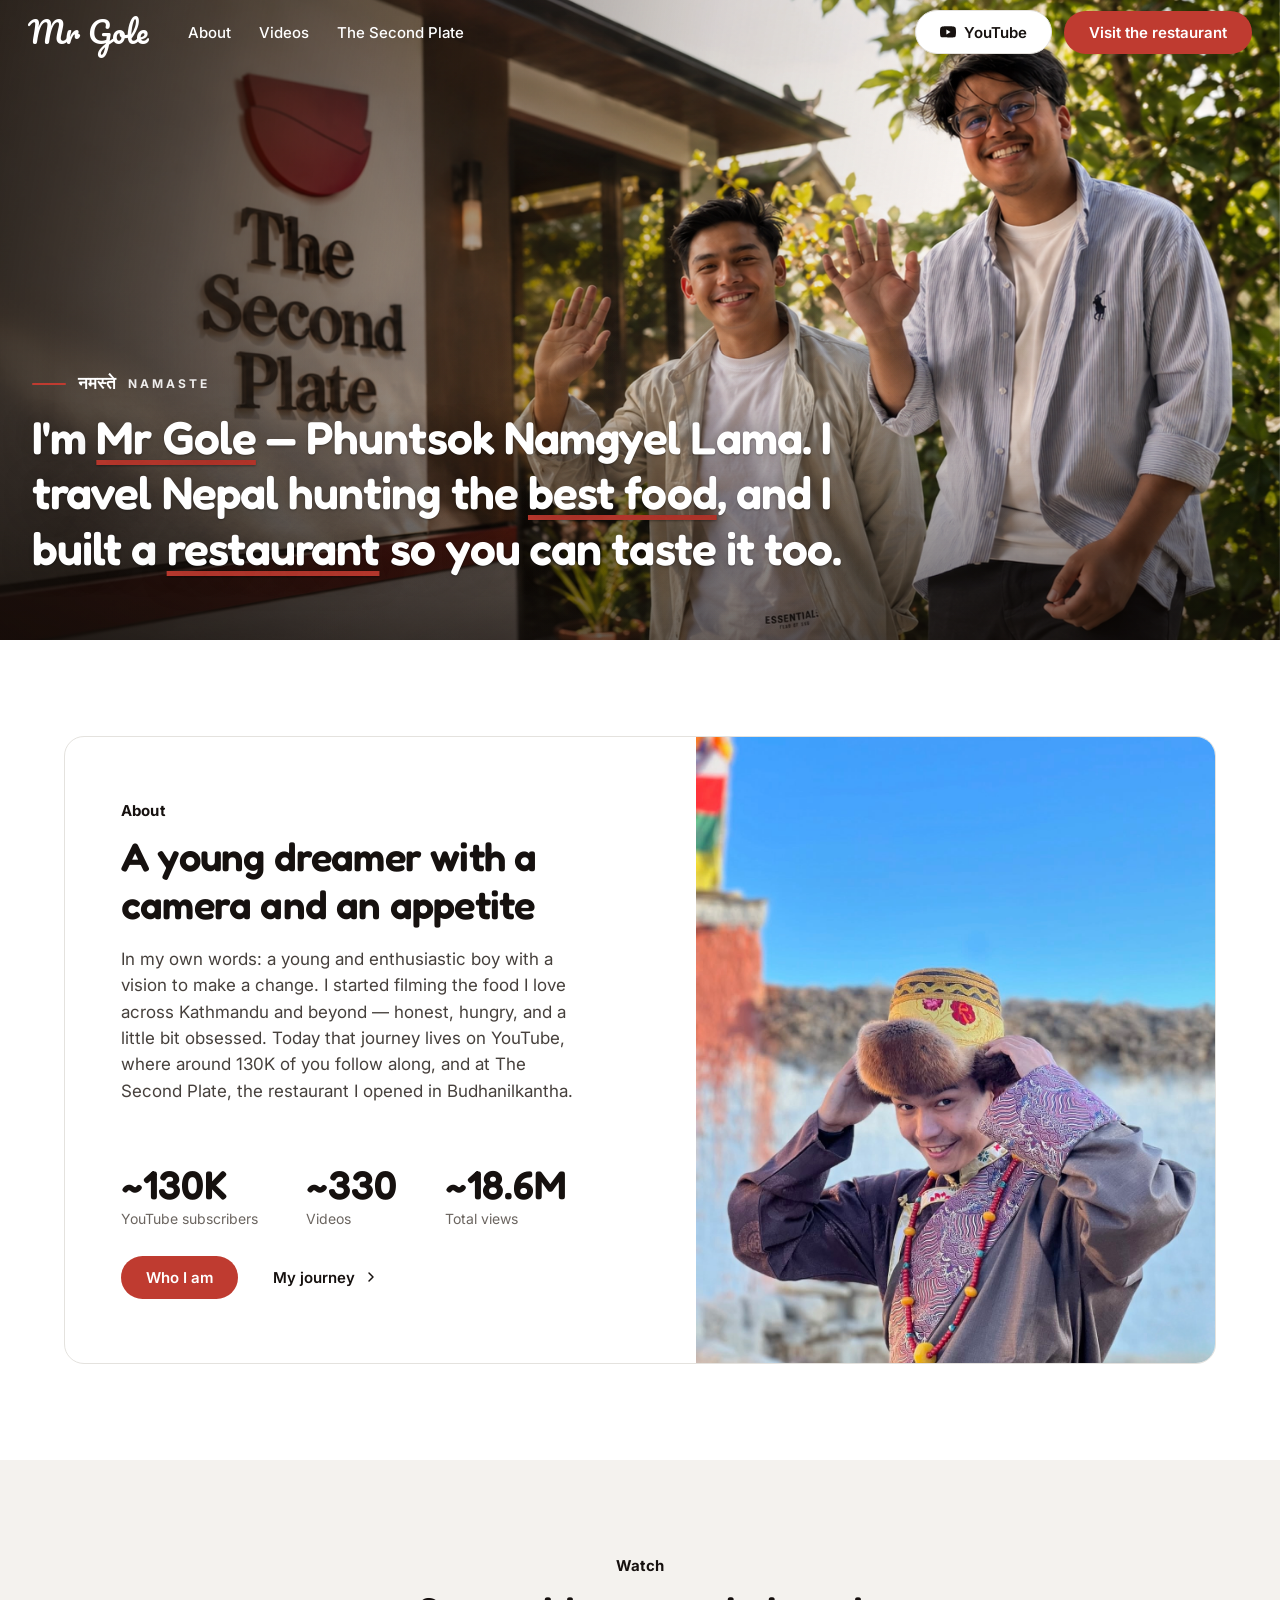
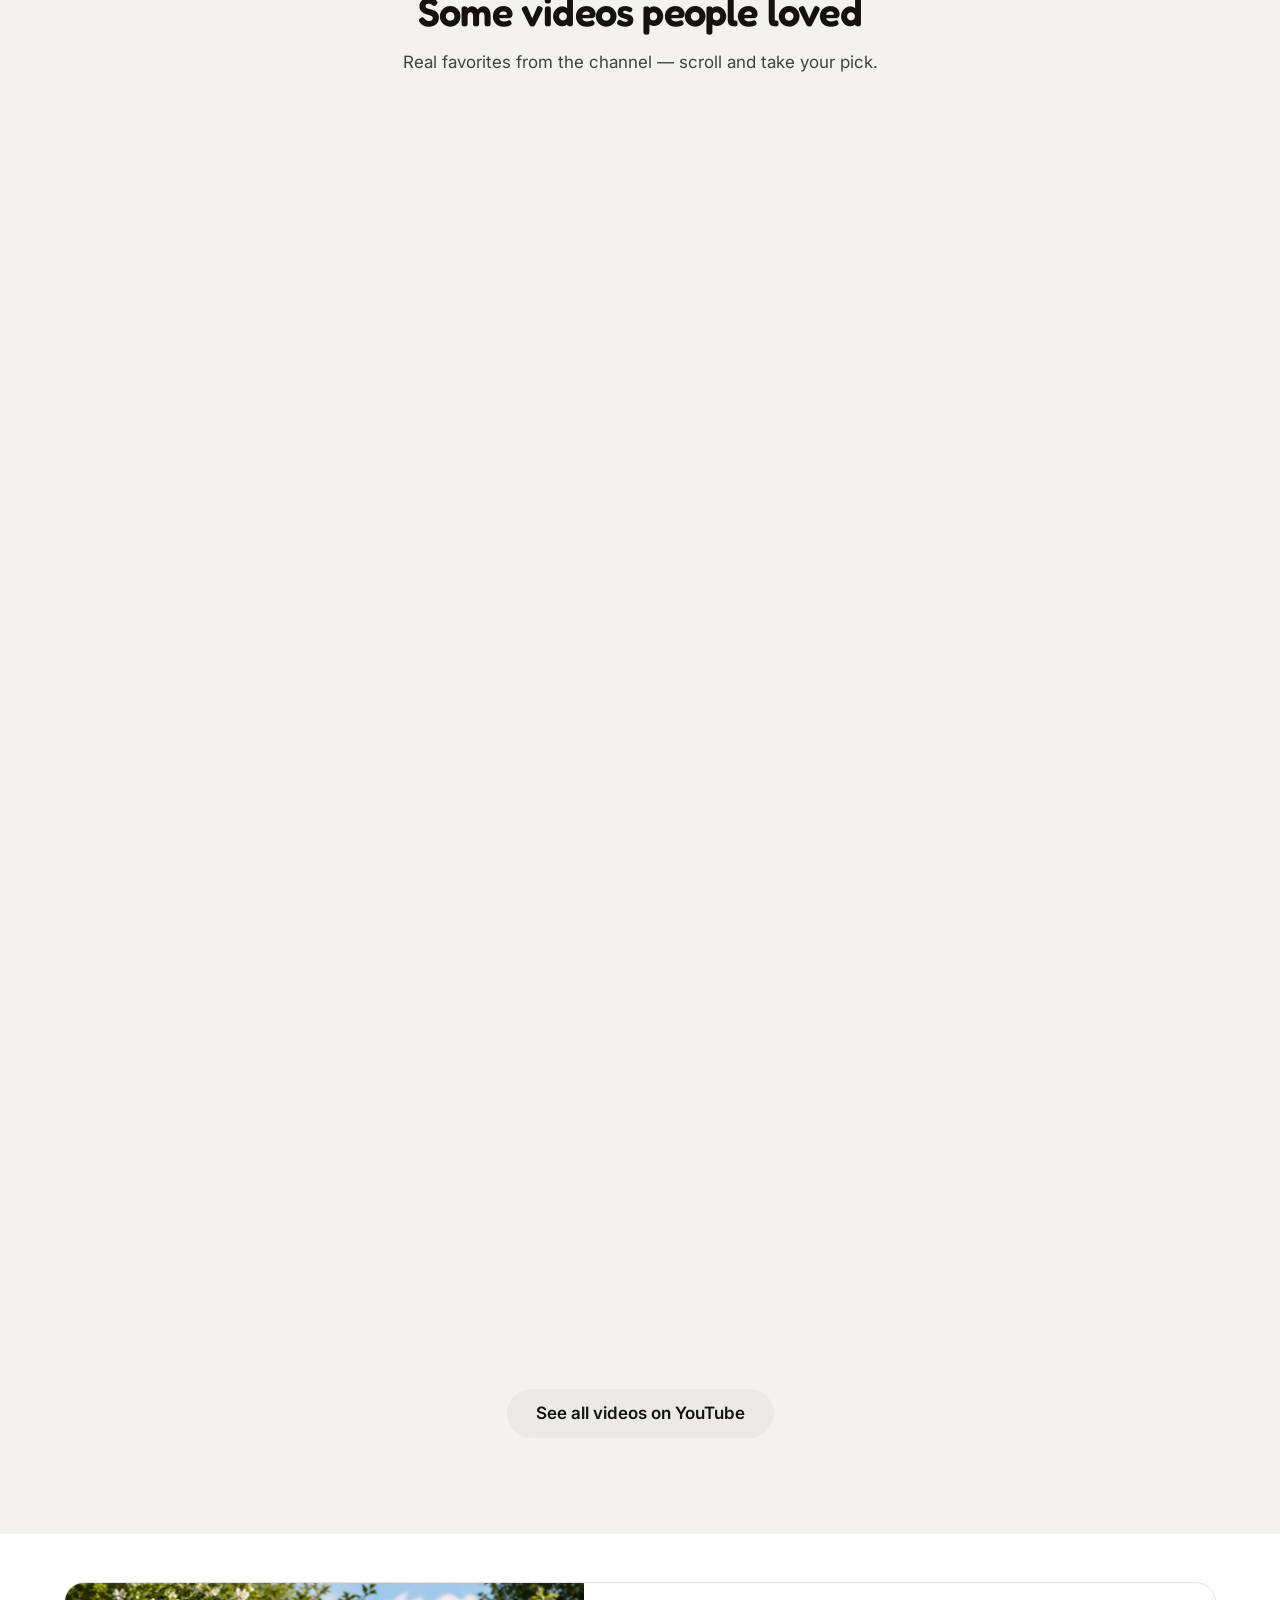
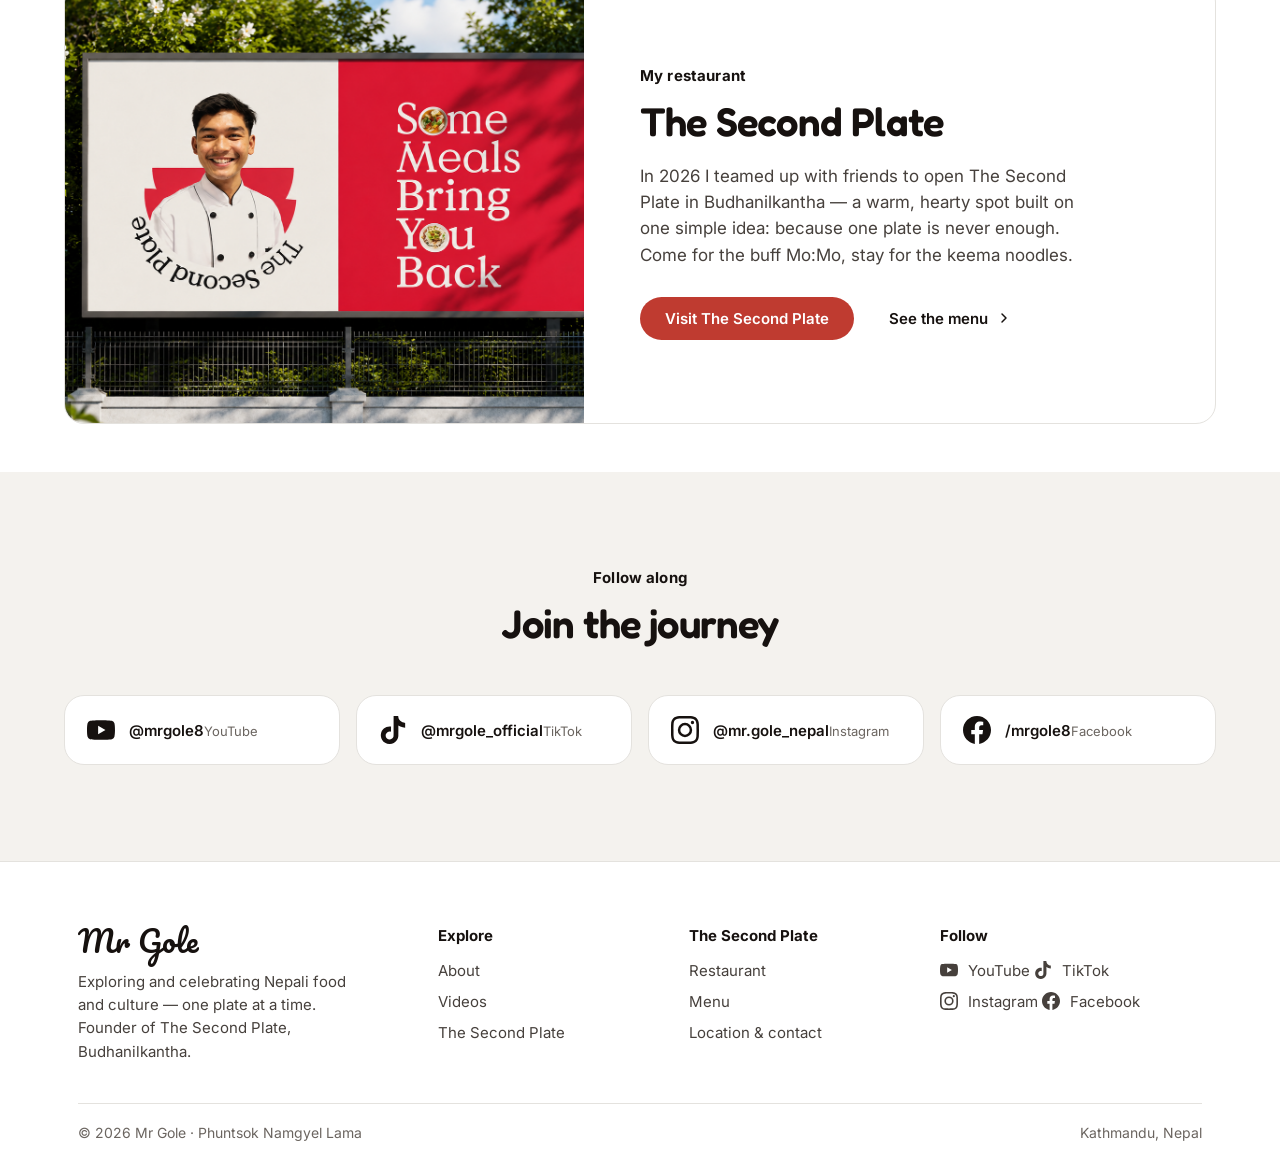
<file: index.html>
<!DOCTYPE html>
<html lang="en">
<head>
<meta charset="utf-8">
<meta name="viewport" content="width=device-width, initial-scale=1">
<title>Mr Gole — Phuntsok Namgyel Lama · Nepali food & travel creator</title>
<meta name="description" content="Mr Gole (Phuntsok Namgyel Lama) is a Kathmandu-based Nepali food & travel content creator — and the founder of The Second Plate restaurant in Budhanilkantha. Everyday hustle, every plate a story.">
<meta property="og:title" content="Mr Gole — Nepali food & travel creator">
<meta property="og:description" content="Everyday hustle, every plate a story. Food hunts, eating challenges, and The Second Plate restaurant in Budhanilkantha, Kathmandu.">
<meta property="og:type" content="website">
<link rel="preconnect" href="https://fonts.googleapis.com">
<link rel="preconnect" href="https://fonts.gstatic.com" crossorigin>
<link rel="stylesheet" href="css/tokens.css">
<link rel="stylesheet" href="css/site.css">
</head>
<body>
<a class="skip-link" href="#main">Skip to content</a>

<!-- ============ icon sprite (Simple Icons brand glyphs + UI icons) ============ -->
<svg width="0" height="0" style="position:absolute" aria-hidden="true" focusable="false">
  <symbol id="i-youtube" viewBox="0 0 24 24"><path fill="currentColor" d="M23.498 6.186a3.016 3.016 0 0 0-2.122-2.136C19.505 3.545 12 3.545 12 3.545s-7.505 0-9.377.505A3.017 3.017 0 0 0 .502 6.186C0 8.07 0 12 0 12s0 3.93.502 5.814a3.016 3.016 0 0 0 2.122 2.136c1.871.505 9.376.505 9.376.505s7.505 0 9.377-.505a3.015 3.015 0 0 0 2.122-2.136C24 15.93 24 12 24 12s0-3.93-.502-5.814zM9.545 15.568V8.432L15.818 12l-6.273 3.568z"/></symbol>
  <symbol id="i-tiktok" viewBox="0 0 24 24"><path fill="currentColor" d="M12.525.02c1.31-.02 2.61-.01 3.91-.02.08 1.53.63 3.09 1.75 4.17 1.12 1.11 2.7 1.62 4.24 1.79v4.03c-1.44-.05-2.89-.35-4.2-.97-.57-.26-1.1-.59-1.62-.93-.01 2.92.01 5.84-.02 8.75-.08 1.4-.54 2.79-1.35 3.94-1.31 1.92-3.58 3.17-5.91 3.21-1.43.08-2.86-.31-4.08-1.03-2.02-1.19-3.44-3.37-3.65-5.71-.02-.5-.03-1-.01-1.49.18-1.9 1.12-3.72 2.58-4.96 1.66-1.44 3.98-2.13 6.15-1.72.02 1.48-.04 2.96-.04 4.44-.99-.32-2.15-.23-3.02.37-.63.41-1.11 1.04-1.36 1.75-.21.51-.15 1.07-.14 1.61.24 1.64 1.82 3.02 3.5 2.87 1.12-.01 2.19-.66 2.77-1.61.19-.33.4-.67.41-1.06.1-1.79.06-3.57.07-5.36.01-4.03-.01-8.05.02-12.07z"/></symbol>
  <symbol id="i-instagram" viewBox="0 0 24 24"><path fill="currentColor" d="M12 2.163c3.204 0 3.584.012 4.85.07 3.252.148 4.771 1.691 4.919 4.919.058 1.265.069 1.645.069 4.849 0 3.205-.012 3.584-.069 4.849-.149 3.225-1.664 4.771-4.919 4.919-1.266.058-1.644.07-4.85.07-3.204 0-3.584-.012-4.849-.07-3.26-.149-4.771-1.699-4.919-4.92-.058-1.265-.07-1.644-.07-4.849 0-3.204.013-3.583.07-4.849.149-3.227 1.664-4.771 4.919-4.919 1.266-.057 1.645-.069 4.849-.069zM12 0C8.741 0 8.333.014 7.053.072 2.695.272.273 2.69.073 7.052.014 8.333 0 8.741 0 12c0 3.259.014 3.668.072 4.948.2 4.358 2.618 6.78 6.98 6.98C8.333 23.986 8.741 24 12 24c3.259 0 3.668-.014 4.948-.072 4.354-.2 6.782-2.618 6.979-6.98.059-1.28.073-1.689.073-4.948 0-3.259-.014-3.667-.072-4.947-.196-4.354-2.617-6.78-6.979-6.98C15.668.014 15.259 0 12 0zm0 5.838a6.162 6.162 0 1 0 0 12.324 6.162 6.162 0 0 0 0-12.324zM12 16a4 4 0 1 1 0-8 4 4 0 0 1 0 8zm6.406-11.845a1.44 1.44 0 1 0 0 2.881 1.44 1.44 0 0 0 0-2.881z"/></symbol>
  <symbol id="i-facebook" viewBox="0 0 24 24"><path fill="currentColor" d="M24 12.073c0-6.627-5.373-12-12-12s-12 5.373-12 12c0 5.99 4.388 10.954 10.125 11.854v-8.385H7.078v-3.47h3.047V9.43c0-3.007 1.792-4.669 4.533-4.669 1.312 0 2.686.235 2.686.235v2.953H15.83c-1.491 0-1.956.925-1.956 1.874v2.25h3.328l-.532 3.47h-2.796v8.385C19.612 23.027 24 18.062 24 12.073z"/></symbol>
  <symbol id="i-star" viewBox="0 0 24 24"><path fill="currentColor" d="M12 .587l3.668 7.431 8.2 1.192-5.934 5.787 1.401 8.168L12 18.896l-7.335 3.869 1.401-8.168L.132 9.21l8.2-1.192z"/></symbol>
  <symbol id="i-chevron" viewBox="0 0 24 24"><path fill="none" stroke="currentColor" stroke-width="2.2" stroke-linecap="round" stroke-linejoin="round" d="M9 6l6 6-6 6"/></symbol>
  <symbol id="i-play" viewBox="0 0 24 24"><path fill="currentColor" d="M8 5v14l11-7z"/></symbol>
  <symbol id="i-phone" viewBox="0 0 24 24"><path fill="none" stroke="currentColor" stroke-width="2" stroke-linecap="round" stroke-linejoin="round" d="M22 16.92v3a2 2 0 0 1-2.18 2 19.79 19.79 0 0 1-8.63-3.07 19.5 19.5 0 0 1-6-6 19.79 19.79 0 0 1-3.07-8.67A2 2 0 0 1 4.11 2h3a2 2 0 0 1 2 1.72c.13.96.36 1.9.7 2.81a2 2 0 0 1-.45 2.11L8.09 9.91a16 16 0 0 0 6 6l1.27-1.27a2 2 0 0 1 2.11-.45c.91.34 1.85.57 2.81.7A2 2 0 0 1 22 16.92z"/></symbol>
  <symbol id="i-pin" viewBox="0 0 24 24"><path fill="none" stroke="currentColor" stroke-width="2" stroke-linecap="round" stroke-linejoin="round" d="M21 10c0 7-9 13-9 13s-9-6-9-13a9 9 0 0 1 18 0z"/><circle cx="12" cy="10" r="3" fill="none" stroke="currentColor" stroke-width="2"/></symbol>
  <symbol id="i-clock" viewBox="0 0 24 24"><circle cx="12" cy="12" r="9" fill="none" stroke="currentColor" stroke-width="2"/><path fill="none" stroke="currentColor" stroke-width="2" stroke-linecap="round" d="M12 7v5l3 2"/></symbol>
</svg>

<!-- ============ Header ============ -->
<header class="site-header" role="banner">
  <div class="site-header__inner">
    <div class="nav-left">
      <a class="logo" href="index.html" aria-label="Mr Gole — home">Mr Gole</a>
      <nav class="main-nav" aria-label="Primary">
        <a class="nav-link" href="about.html">About</a>
        <a class="nav-link" href="#videos">Videos</a>
        <a class="nav-link" href="the-second-plate.html">The Second Plate</a>
      </nav>
    </div>
    <div class="nav-right">
      <a class="mg-btn mg-btn--white" href="https://www.youtube.com/@mrgole8" target="_blank" rel="noopener">
        <svg width="17" height="17" aria-hidden="true"><use href="#i-youtube"></use></svg>
        <span class="label-hide">YouTube</span>
      </a>
      <a class="mg-btn mg-btn--primary" href="the-second-plate.html">Visit the restaurant</a>
    </div>
  </div>
</header>

<main id="main">

  <!-- ============ Hero (statement overlay) ============ -->
  <section class="hero hero--creator" aria-label="Mr Gole">
    <div class="hero__media hero__media--creator"></div>
    <div class="hero__scrim"></div>
    <div class="hero__body">
      <p class="hero__kicker reveal">
        <span class="hero__kicker-rule" aria-hidden="true"></span>
        <span class="hero__kicker-ne" lang="ne">नमस्ते</span>
        <span class="hero__kicker-en">Namaste</span>
      </p>
      <h1 class="hero__statement reveal" data-delay="1">I'm <span>Mr Gole</span> — Phuntsok Namgyel Lama. I travel Nepal hunting the <span>best food</span>, and I built a <span>restaurant</span> so you can taste it too.</h1>
    </div>
  </section>

  <!-- ============ About ============ -->
  <section class="section" id="about">
    <div class="container">
      <div class="feature feature--first">
        <div class="split reveal">
          <div class="split__text">
            <p class="eyebrow">About</p>
            <h2 class="h2">A young dreamer with a camera and an appetite</h2>
            <p class="body">In my own words: a young and enthusiastic boy with a vision to make a change. I started filming the food I love across Kathmandu and beyond — honest, hungry, and a little bit obsessed. Today that journey lives on YouTube, where around 130K of you follow along, and at The Second Plate, the restaurant I opened in Budhanilkantha.</p>
            <div class="stats" role="list">
              <!-- NOTE[owner]: counts observed Jun 2026; re-verify before relying on exact numbers -->
              <div role="listitem"><div class="stat__num">~130K</div><div class="stat__label">YouTube subscribers</div></div>
              <div role="listitem"><div class="stat__num">~330</div><div class="stat__label">Videos</div></div>
              <div role="listitem"><div class="stat__num">~18.6M</div><div class="stat__label">Total views</div></div>
            </div>
            <div class="split__actions" style="margin-top:28px">
              <a class="mg-btn mg-btn--primary" href="about.html">Who I am</a>
              <a class="mg-btn mg-btn--ghost" href="about.html#journey">My journey <svg width="16" height="16" aria-hidden="true"><use href="#i-chevron"></use></svg></a>
            </div>
          </div>
          <div class="split__media">
            <div class="photo photo--img photo--zoom" style="background-image:url(assets/img/gole-portrait.jpg);background-position:center 28%" role="img" aria-label="Mr Gole — Phuntsok Namgyel Lama"></div>
          </div>
        </div>
      </div>
    </div>
  </section>


  <!-- ============ Notable videos ============ -->
  <section class="section section--cream" id="videos">
    <div class="container">
      <div class="section__head section__head--center reveal">
        <p class="eyebrow">Watch</p>
        <h2 class="h2">Some videos people loved</h2>
        <p class="body" style="margin-top:14px">Real favorites from the channel — scroll and take your pick.</p>
      </div>

      <div class="vgallery" role="list">
        <a class="vcard" style="--i:0" role="listitem" href="https://www.youtube.com/watch?v=-MjWfwRjXzU" target="_blank" rel="noopener">
          <span class="vcard__inner">
            <span class="vcard__thumb" style="background-image:url(https://i.ytimg.com/vi/-MjWfwRjXzU/hqdefault.jpg)"><span class="vcard__play"><svg aria-hidden="true"><use href="#i-play"></use></svg></span><span class="vcard__views">258K views</span></span>
            <span class="vcard__body"><span class="vcard__title">Rs. 1.5 lakh for eating rice?</span><span class="vcard__cta">Watch on YouTube<svg aria-hidden="true"><use href="#i-chevron"></use></svg></span></span>
          </span>
        </a>
        <a class="vcard" style="--i:1" role="listitem" href="https://www.youtube.com/watch?v=kd9bzr4jbhc" target="_blank" rel="noopener">
          <span class="vcard__inner">
            <span class="vcard__thumb" style="background-image:url(https://i.ytimg.com/vi/kd9bzr4jbhc/hqdefault.jpg)"><span class="vcard__play"><svg aria-hidden="true"><use href="#i-play"></use></svg></span><span class="vcard__views">204K views</span></span>
            <span class="vcard__body"><span class="vcard__title">Rs. 10,000 biryani challenge</span><span class="vcard__cta">Watch on YouTube<svg aria-hidden="true"><use href="#i-chevron"></use></svg></span></span>
          </span>
        </a>
        <a class="vcard" style="--i:2" role="listitem" href="https://www.youtube.com/watch?v=AYNEyEq5UQM" target="_blank" rel="noopener">
          <span class="vcard__inner">
            <span class="vcard__thumb" style="background-image:url(https://i.ytimg.com/vi/AYNEyEq5UQM/hqdefault.jpg)"><span class="vcard__play"><svg aria-hidden="true"><use href="#i-play"></use></svg></span><span class="vcard__views">119K views</span></span>
            <span class="vcard__body"><span class="vcard__title">Exposing KFC Nepal</span><span class="vcard__cta">Watch on YouTube<svg aria-hidden="true"><use href="#i-chevron"></use></svg></span></span>
          </span>
        </a>
        <a class="vcard" style="--i:3" role="listitem" href="https://www.youtube.com/watch?v=9Jo5OTJrE6M" target="_blank" rel="noopener">
          <span class="vcard__inner">
            <span class="vcard__thumb" style="background-image:url(https://i.ytimg.com/vi/9Jo5OTJrE6M/hqdefault.jpg)"><span class="vcard__play"><svg aria-hidden="true"><use href="#i-play"></use></svg></span><span class="vcard__views">80K views</span></span>
            <span class="vcard__body"><span class="vcard__title">Opening our own restaurant</span><span class="vcard__cta">Watch on YouTube<svg aria-hidden="true"><use href="#i-chevron"></use></svg></span></span>
          </span>
        </a>
        <a class="vcard" style="--i:4" role="listitem" href="https://www.youtube.com/watch?v=STYax0MZaCg" target="_blank" rel="noopener">
          <span class="vcard__inner">
            <span class="vcard__thumb" style="background-image:url(https://i.ytimg.com/vi/STYax0MZaCg/hqdefault.jpg)"><span class="vcard__play"><svg aria-hidden="true"><use href="#i-play"></use></svg></span><span class="vcard__views">70K views</span></span>
            <span class="vcard__body"><span class="vcard__title">Best keema noodles in Nepal</span><span class="vcard__cta">Watch on YouTube<svg aria-hidden="true"><use href="#i-chevron"></use></svg></span></span>
          </span>
        </a>
        <a class="vcard" style="--i:5" role="listitem" href="https://www.youtube.com/watch?v=TgjMPmF4DiY" target="_blank" rel="noopener">
          <span class="vcard__inner">
            <span class="vcard__thumb" style="background-image:url(https://i.ytimg.com/vi/TgjMPmF4DiY/hqdefault.jpg)"><span class="vcard__play"><svg aria-hidden="true"><use href="#i-play"></use></svg></span><span class="vcard__views">59K views</span></span>
            <span class="vcard__body"><span class="vcard__title">Best rice bowl in Kathmandu</span><span class="vcard__cta">Watch on YouTube<svg aria-hidden="true"><use href="#i-chevron"></use></svg></span></span>
          </span>
        </a>
        <a class="vcard" style="--i:6" role="listitem" href="https://www.youtube.com/watch?v=JZj5PwW9kks" target="_blank" rel="noopener">
          <span class="vcard__inner">
            <span class="vcard__thumb" style="background-image:url(https://i.ytimg.com/vi/JZj5PwW9kks/hqdefault.jpg)"><span class="vcard__play"><svg aria-hidden="true"><use href="#i-play"></use></svg></span></span>
            <span class="vcard__body"><span class="vcard__title">Spend Rs.10,000 in 24 hours</span><span class="vcard__cta">Watch on YouTube<svg aria-hidden="true"><use href="#i-chevron"></use></svg></span></span>
          </span>
        </a>
        <a class="vcard" style="--i:7" role="listitem" href="https://www.youtube.com/watch?v=WKu2ZxZEH_I" target="_blank" rel="noopener">
          <span class="vcard__inner">
            <span class="vcard__thumb" style="background-image:url(https://i.ytimg.com/vi/WKu2ZxZEH_I/hqdefault.jpg)"><span class="vcard__play"><svg aria-hidden="true"><use href="#i-play"></use></svg></span></span>
            <span class="vcard__body"><span class="vcard__title">Worst copy of famous fast food</span><span class="vcard__cta">Watch on YouTube<svg aria-hidden="true"><use href="#i-chevron"></use></svg></span></span>
          </span>
        </a>
        <a class="vcard" style="--i:8" role="listitem" href="https://www.youtube.com/watch?v=yUe3ApluD7A" target="_blank" rel="noopener">
          <span class="vcard__inner">
            <span class="vcard__thumb" style="background-image:url(https://i.ytimg.com/vi/yUe3ApluD7A/hqdefault.jpg)"><span class="vcard__play"><svg aria-hidden="true"><use href="#i-play"></use></svg></span></span>
            <span class="vcard__body"><span class="vcard__title">5 best chicken dishes in Kathmandu</span><span class="vcard__cta">Watch on YouTube<svg aria-hidden="true"><use href="#i-chevron"></use></svg></span></span>
          </span>
        </a>
        <a class="vcard" style="--i:9" role="listitem" href="https://www.youtube.com/watch?v=IyTGvxnoYBM" target="_blank" rel="noopener">
          <span class="vcard__inner">
            <span class="vcard__thumb" style="background-image:url(https://i.ytimg.com/vi/IyTGvxnoYBM/hqdefault.jpg)"><span class="vcard__play"><svg aria-hidden="true"><use href="#i-play"></use></svg></span></span>
            <span class="vcard__body"><span class="vcard__title">Budhanilkantha food hunt</span><span class="vcard__cta">Watch on YouTube<svg aria-hidden="true"><use href="#i-chevron"></use></svg></span></span>
          </span>
        </a>
        <a class="vcard" style="--i:10" role="listitem" href="https://www.youtube.com/watch?v=dCeVv1eUZN0" target="_blank" rel="noopener">
          <span class="vcard__inner">
            <span class="vcard__thumb" style="background-image:url(https://i.ytimg.com/vi/dCeVv1eUZN0/hqdefault.jpg)"><span class="vcard__play"><svg aria-hidden="true"><use href="#i-play"></use></svg></span></span>
            <span class="vcard__body"><span class="vcard__title">24 lucky subscribers at The Second Plate</span><span class="vcard__cta">Watch on YouTube<svg aria-hidden="true"><use href="#i-chevron"></use></svg></span></span>
          </span>
        </a>
        <a class="vcard" style="--i:11" role="listitem" href="https://www.youtube.com/watch?v=X03cFbBNbi8" target="_blank" rel="noopener">
          <span class="vcard__inner">
            <span class="vcard__thumb" style="background-image:url(https://i.ytimg.com/vi/X03cFbBNbi8/hqdefault.jpg)"><span class="vcard__play"><svg aria-hidden="true"><use href="#i-play"></use></svg></span></span>
            <span class="vcard__body"><span class="vcard__title">Best sukuti in Kathmandu Valley</span><span class="vcard__cta">Watch on YouTube<svg aria-hidden="true"><use href="#i-chevron"></use></svg></span></span>
          </span>
        </a>
      </div>

      <div style="text-align:center;margin-top:48px" class="reveal">
        <a class="mg-btn mg-btn--secondary mg-btn--lg" href="https://www.youtube.com/@mrgole8" target="_blank" rel="noopener">See all videos on YouTube</a>
      </div>
    </div>
  </section>

  <!-- ============ Featured: The Second Plate cross-promo ============ -->
  <section class="section section--tight">
    <div class="container">
      <div class="feature feature--first">
        <div class="split split--reverse reveal">
          <div class="split__text">
            <p class="eyebrow">My restaurant</p>
            <h2 class="h2">The Second Plate</h2>
            <p class="body">In 2026 I teamed up with friends to open The Second Plate in Budhanilkantha — a warm, hearty spot built on one simple idea: because one plate is never enough. Come for the buff Mo:Mo, stay for the keema noodles.</p>
            <div class="split__actions">
              <a class="mg-btn mg-btn--primary" href="the-second-plate.html">Visit The Second Plate</a>
              <a class="mg-btn mg-btn--ghost" href="the-second-plate.html#menu">See the menu <svg width="16" height="16" aria-hidden="true"><use href="#i-chevron"></use></svg></a>
            </div>
          </div>
          <div class="split__media">
            <div class="photo photo--img photo--zoom" style="background-image:url(assets/img/billboard.png);background-color:#f4f2ee" role="img" aria-label="The Second Plate — some meals bring you back"></div>
          </div>
        </div>
      </div>
    </div>
  </section>

  <!-- ============ Social ============ -->
  <section class="section section--cream">
    <div class="container">
      <div class="section__head section__head--center reveal">
        <p class="eyebrow">Follow along</p>
        <h2 class="h2">Join the journey</h2>
      </div>
      <!-- NOTE[owner]: follower numbers omitted on purpose — they drift. Re-add only after re-verifying. -->
      <div class="socials">
        <a class="social-card reveal" href="https://www.youtube.com/@mrgole8" target="_blank" rel="noopener">
          <span class="social-card__icon"><svg aria-hidden="true"><use href="#i-youtube"></use></svg></span>
          <span><span class="social-card__handle">@mrgole8</span><span class="social-card__platform">YouTube</span></span>
        </a>
        <a class="social-card reveal" data-delay="1" href="https://www.tiktok.com/@mrgole_official" target="_blank" rel="noopener">
          <span class="social-card__icon"><svg aria-hidden="true"><use href="#i-tiktok"></use></svg></span>
          <span><span class="social-card__handle">@mrgole_official</span><span class="social-card__platform">TikTok</span></span>
        </a>
        <a class="social-card reveal" data-delay="2" href="https://www.instagram.com/mr.gole_nepal/" target="_blank" rel="noopener">
          <span class="social-card__icon"><svg aria-hidden="true"><use href="#i-instagram"></use></svg></span>
          <span><span class="social-card__handle">@mr.gole_nepal</span><span class="social-card__platform">Instagram</span></span>
        </a>
        <a class="social-card reveal" data-delay="3" href="https://www.facebook.com/mrgole8" target="_blank" rel="noopener">
          <span class="social-card__icon"><svg aria-hidden="true"><use href="#i-facebook"></use></svg></span>
          <span><span class="social-card__handle">/mrgole8</span><span class="social-card__platform">Facebook</span></span>
        </a>
      </div>
    </div>
  </section>

</main>

<!-- ============ Footer ============ -->
<footer class="site-footer" role="contentinfo">
  <div class="site-footer__inner">
    <div class="footer-grid">
      <div class="footer-brand">
        <a class="logo" href="index.html">Mr Gole</a>
        <p class="body">Exploring and celebrating Nepali food and culture — one plate at a time. Founder of The Second Plate, Budhanilkantha.</p>
      </div>
      <div>
        <div class="footer-col__head">Explore</div>
        <div class="footer-col__links">
          <a href="about.html">About</a>
          <a href="#videos">Videos</a>
          <a href="the-second-plate.html">The Second Plate</a>
        </div>
      </div>
      <div>
        <div class="footer-col__head">The Second Plate</div>
        <div class="footer-col__links">
          <a href="the-second-plate.html">Restaurant</a>
          <a href="the-second-plate.html#menu">Menu</a>
          <a href="the-second-plate.html#visit">Location &amp; contact</a>
        </div>
      </div>
      <div>
        <div class="footer-col__head">Follow</div>
        <div class="footer-social">
          <a href="https://www.youtube.com/@mrgole8" target="_blank" rel="noopener"><svg aria-hidden="true"><use href="#i-youtube"></use></svg> YouTube</a>
          <a href="https://www.tiktok.com/@mrgole_official" target="_blank" rel="noopener"><svg aria-hidden="true"><use href="#i-tiktok"></use></svg> TikTok</a>
          <a href="https://www.instagram.com/mr.gole_nepal/" target="_blank" rel="noopener"><svg aria-hidden="true"><use href="#i-instagram"></use></svg> Instagram</a>
          <a href="https://www.facebook.com/mrgole8" target="_blank" rel="noopener"><svg aria-hidden="true"><use href="#i-facebook"></use></svg> Facebook</a>
        </div>
      </div>
    </div>
    <div class="footer-bottom">
      <span>© <span data-year>2026</span> Mr Gole · Phuntsok Namgyel Lama</span>
      <span>Kathmandu, Nepal</span>
    </div>
  </div>
</footer>

<script src="js/main.js" defer></script>
</body>
</html>
</file>
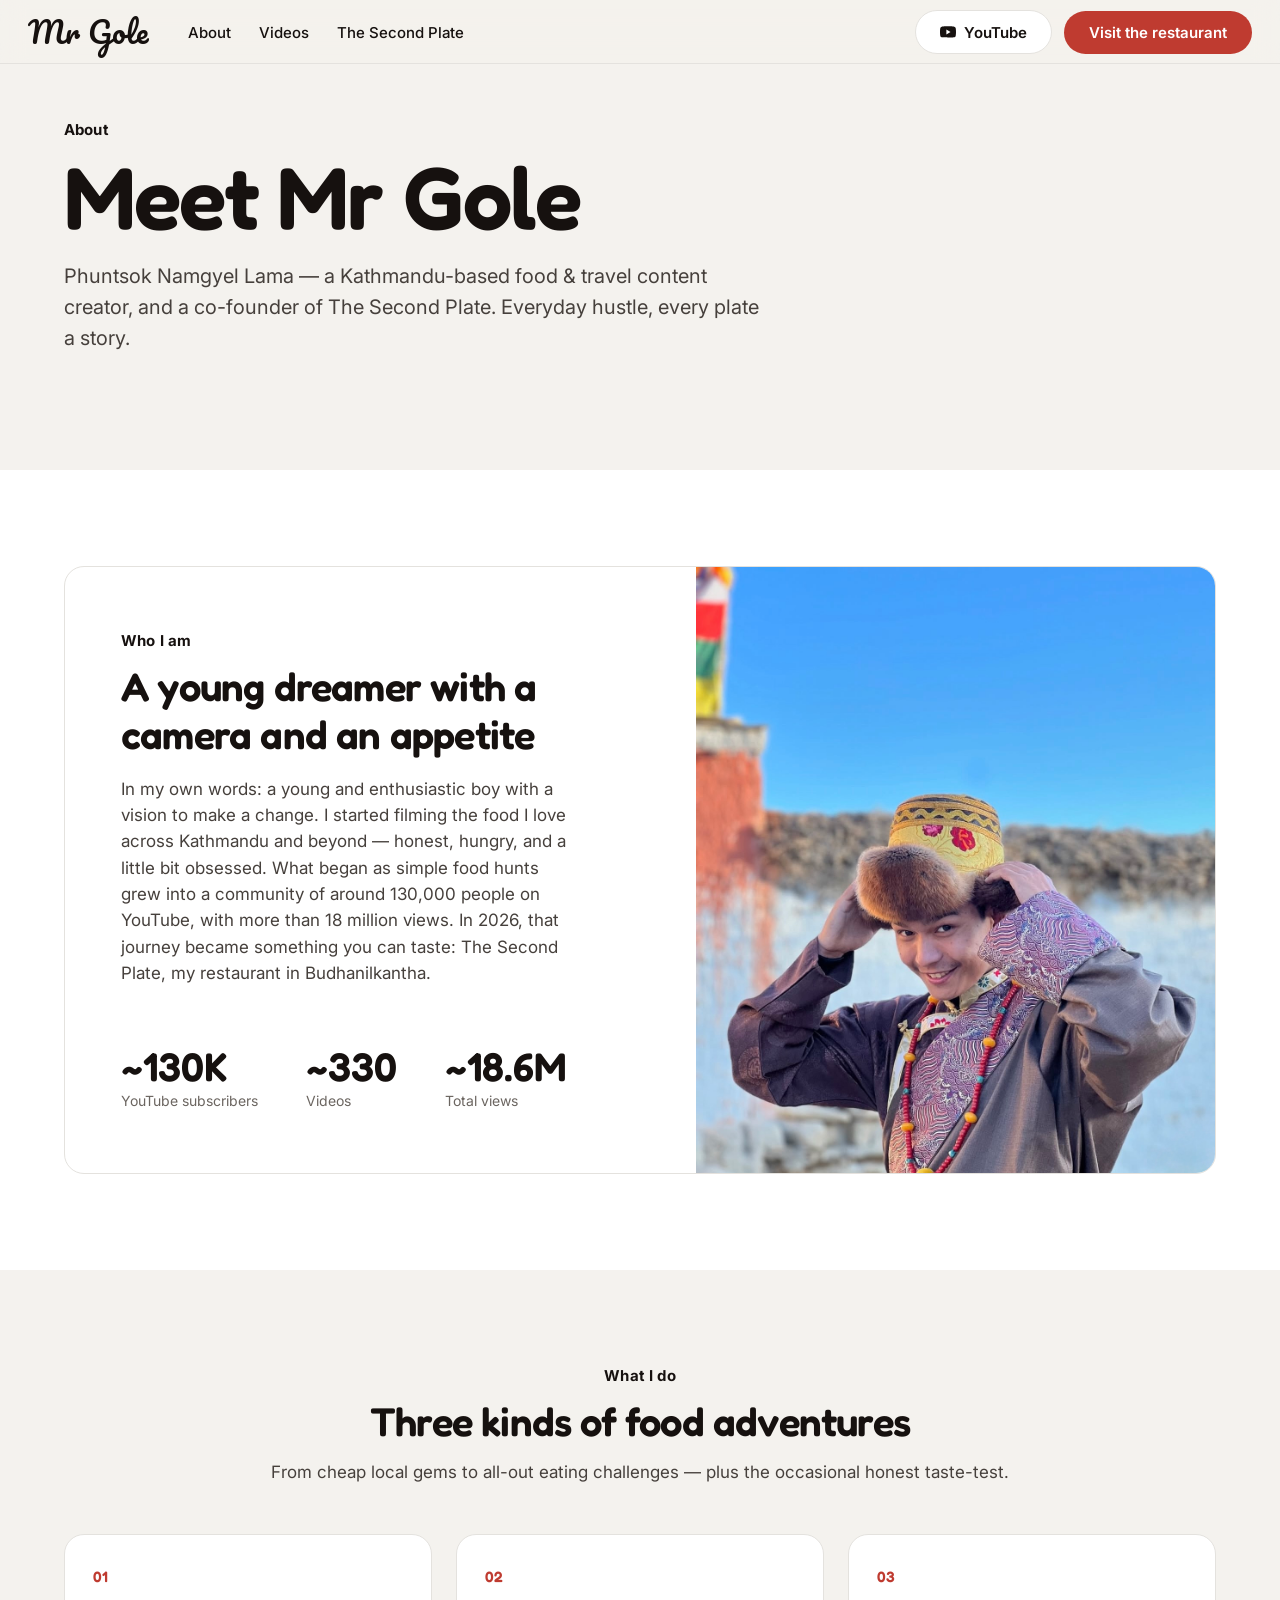
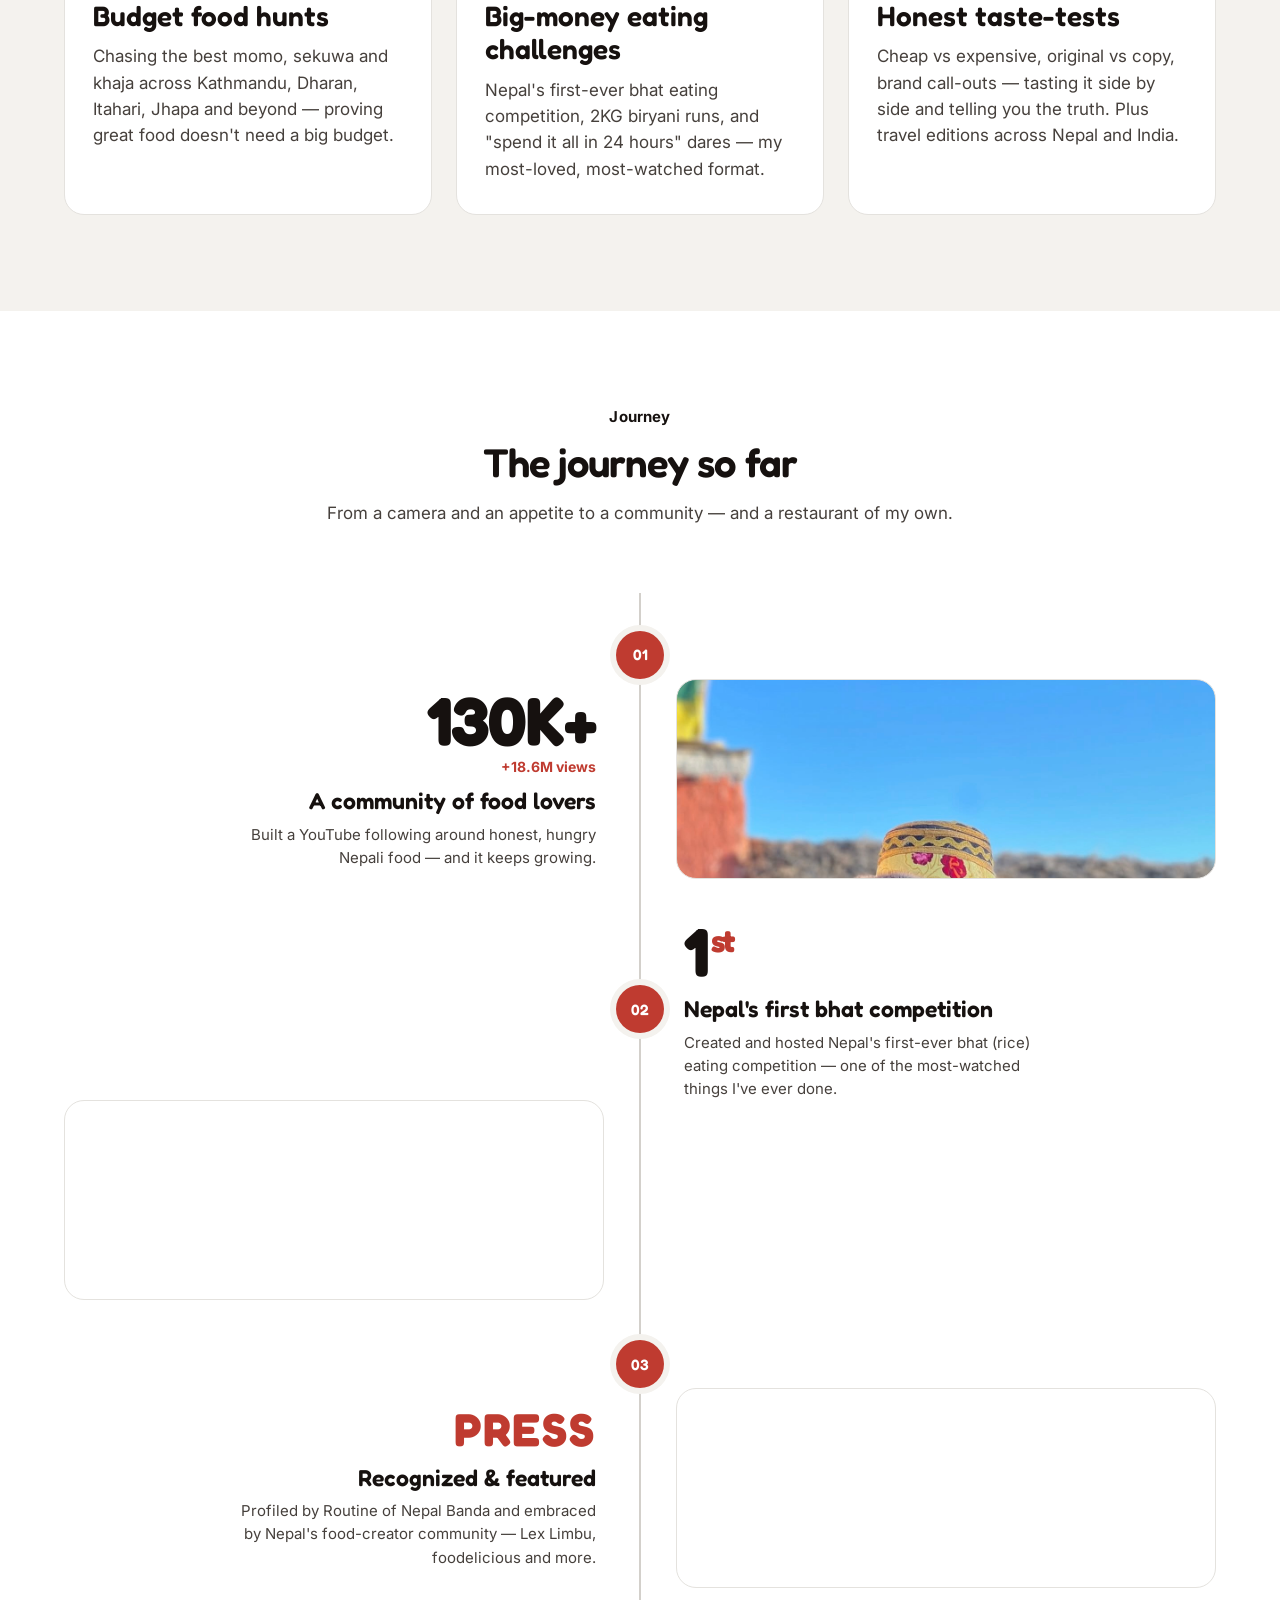
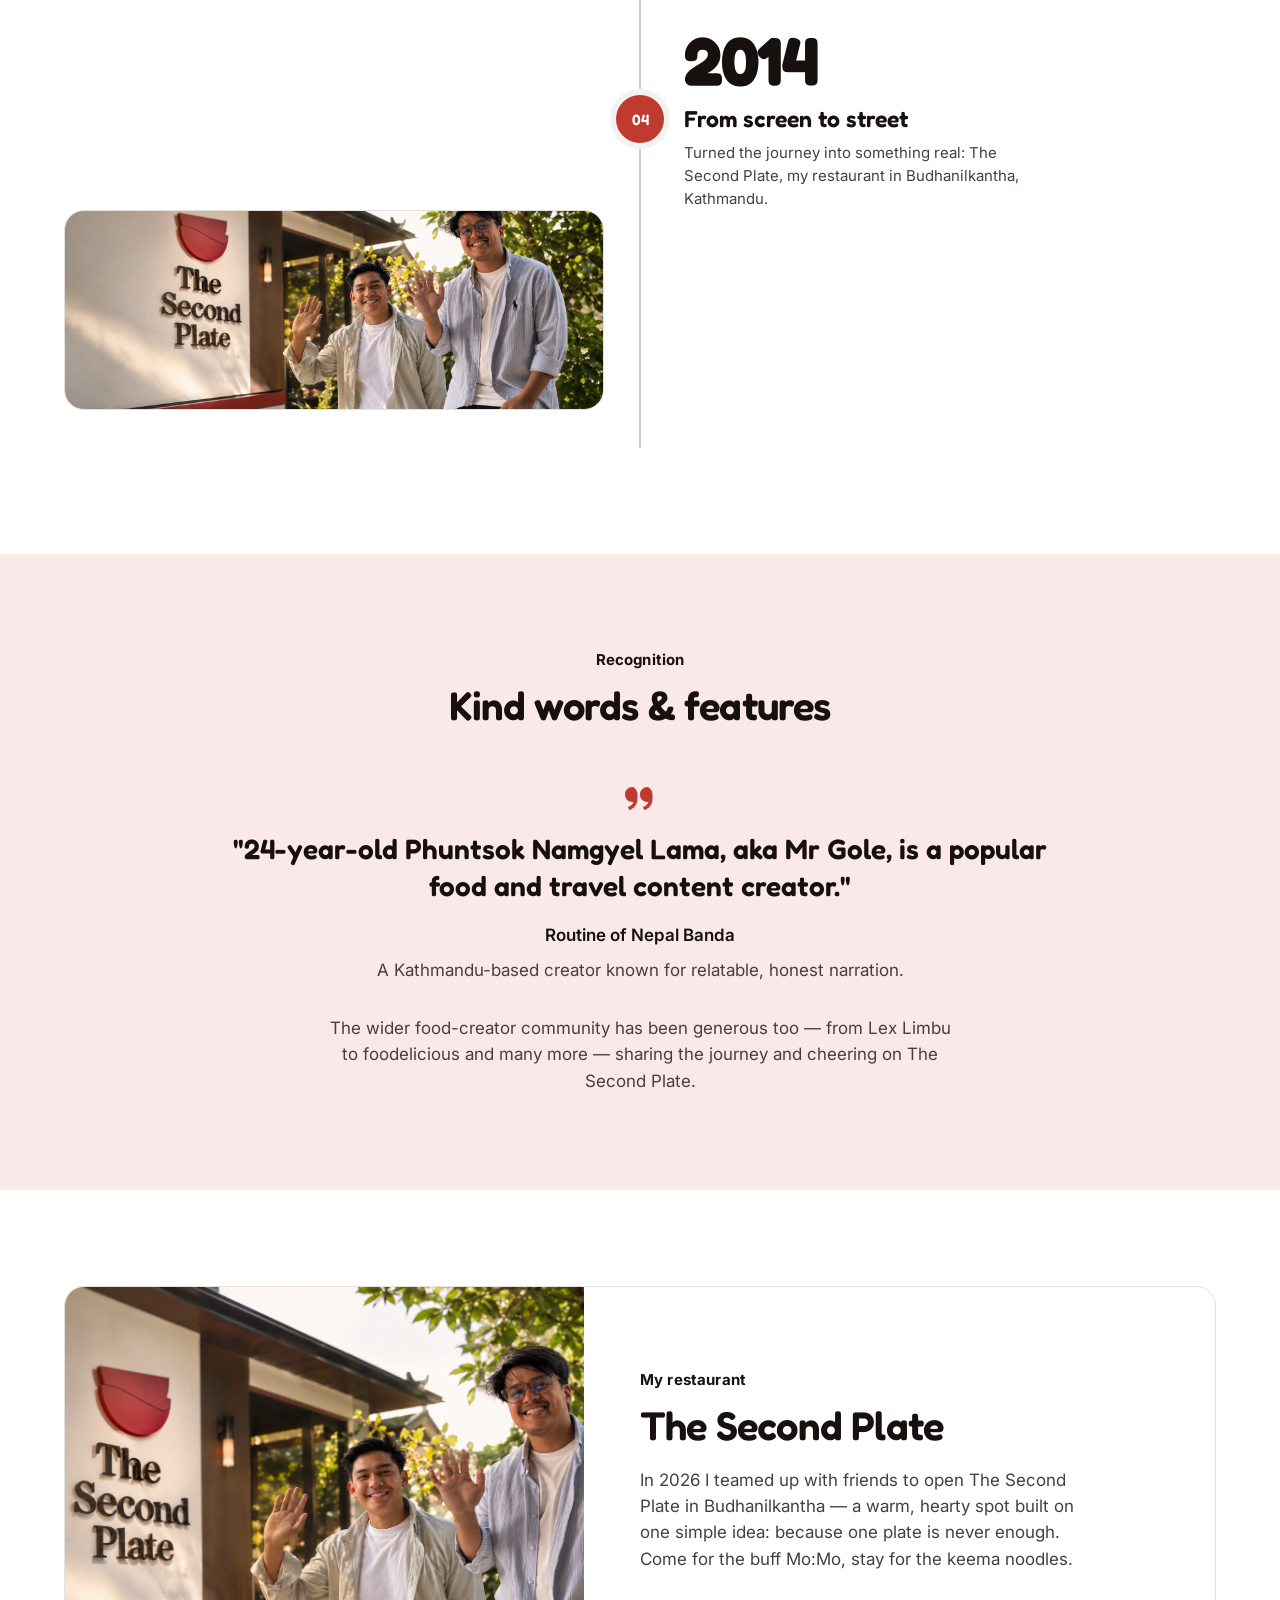
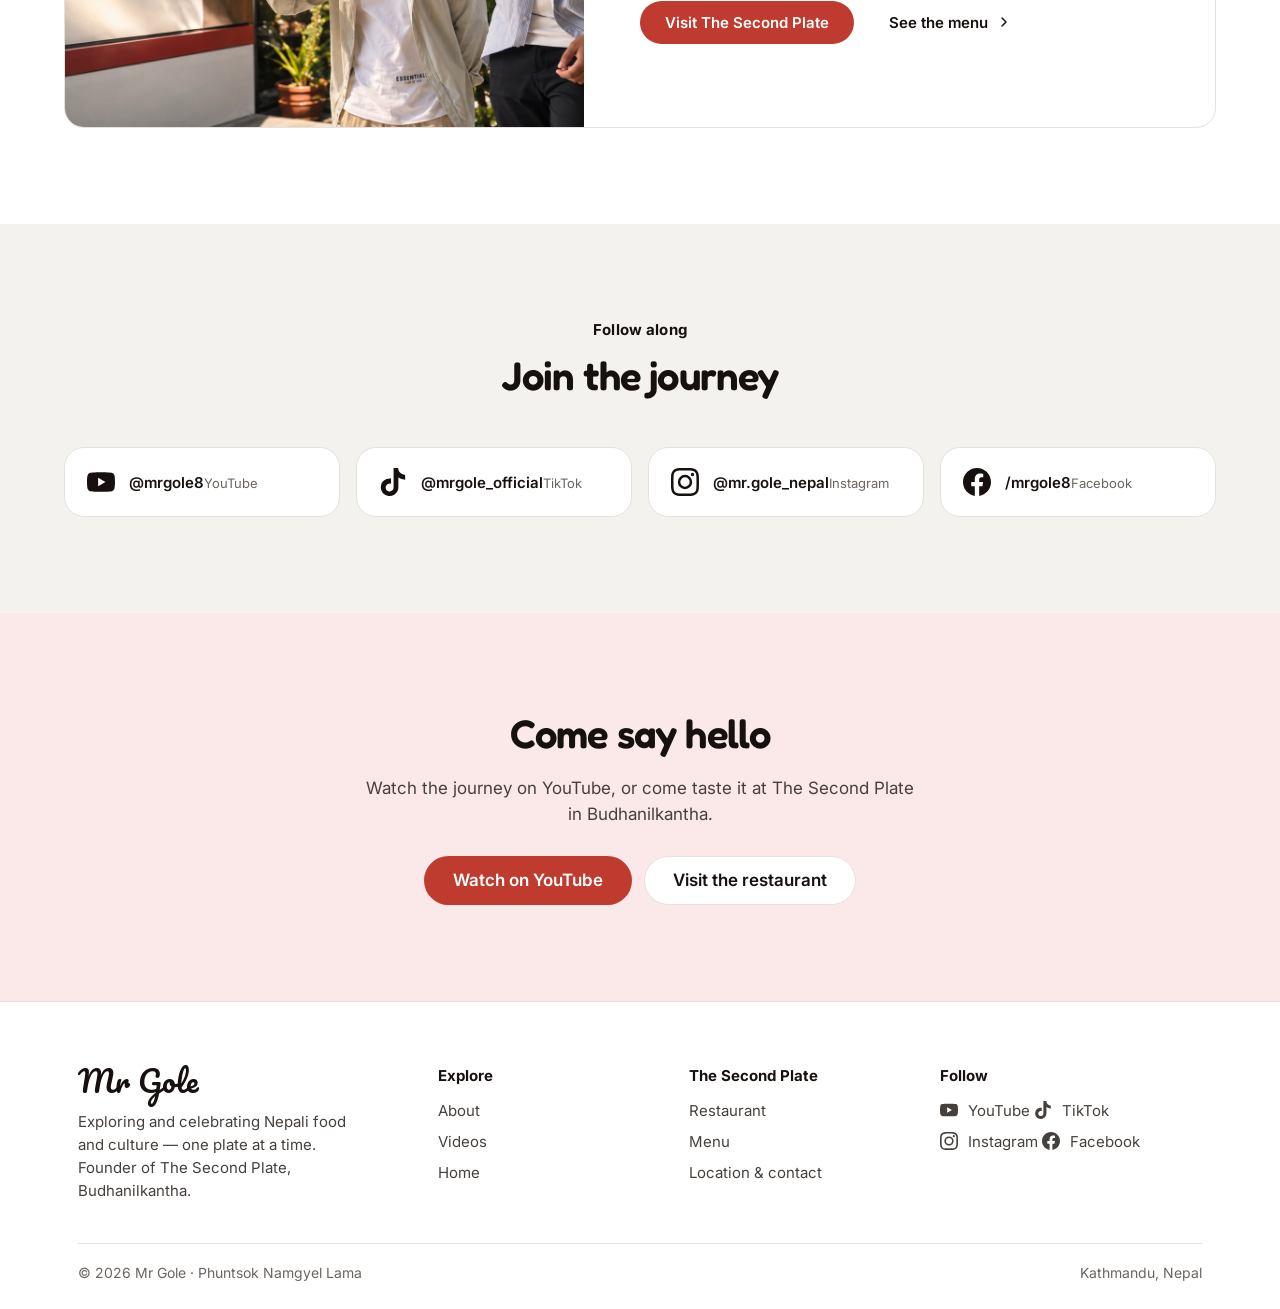
<file: about.html>
<!DOCTYPE html>
<html lang="en">
<head>
<meta charset="utf-8">
<meta name="viewport" content="width=device-width, initial-scale=1">
<title>About Mr Gole — Phuntsok Namgyel Lama</title>
<meta name="description" content="About Mr Gole (Phuntsok Namgyel Lama) — a Kathmandu-based Nepali food & travel content creator with ~130K YouTube subscribers, and founder of The Second Plate restaurant in Budhanilkantha.">
<meta property="og:title" content="About Mr Gole — Phuntsok Namgyel Lama">
<meta property="og:description" content="The story behind Mr Gole — food hunts, eating challenges, and The Second Plate restaurant in Budhanilkantha, Kathmandu.">
<meta property="og:type" content="profile">
<link rel="preconnect" href="https://fonts.googleapis.com">
<link rel="preconnect" href="https://fonts.gstatic.com" crossorigin>
<link rel="stylesheet" href="css/tokens.css">
<link rel="stylesheet" href="css/site.css">
</head>
<body>
<a class="skip-link" href="#main">Skip to content</a>

<!-- ============ icon sprite ============ -->
<svg width="0" height="0" style="position:absolute" aria-hidden="true" focusable="false">
  <symbol id="i-youtube" viewBox="0 0 24 24"><path fill="currentColor" d="M23.498 6.186a3.016 3.016 0 0 0-2.122-2.136C19.505 3.545 12 3.545 12 3.545s-7.505 0-9.377.505A3.017 3.017 0 0 0 .502 6.186C0 8.07 0 12 0 12s0 3.93.502 5.814a3.016 3.016 0 0 0 2.122 2.136c1.871.505 9.376.505 9.376.505s7.505 0 9.377-.505a3.015 3.015 0 0 0 2.122-2.136C24 15.93 24 12 24 12s0-3.93-.502-5.814zM9.545 15.568V8.432L15.818 12l-6.273 3.568z"/></symbol>
  <symbol id="i-tiktok" viewBox="0 0 24 24"><path fill="currentColor" d="M12.525.02c1.31-.02 2.61-.01 3.91-.02.08 1.53.63 3.09 1.75 4.17 1.12 1.11 2.7 1.62 4.24 1.79v4.03c-1.44-.05-2.89-.35-4.2-.97-.57-.26-1.1-.59-1.62-.93-.01 2.92.01 5.84-.02 8.75-.08 1.4-.54 2.79-1.35 3.94-1.31 1.92-3.58 3.17-5.91 3.21-1.43.08-2.86-.31-4.08-1.03-2.02-1.19-3.44-3.37-3.65-5.71-.02-.5-.03-1-.01-1.49.18-1.9 1.12-3.72 2.58-4.96 1.66-1.44 3.98-2.13 6.15-1.72.02 1.48-.04 2.96-.04 4.44-.99-.32-2.15-.23-3.02.37-.63.41-1.11 1.04-1.36 1.75-.21.51-.15 1.07-.14 1.61.24 1.64 1.82 3.02 3.5 2.87 1.12-.01 2.19-.66 2.77-1.61.19-.33.4-.67.41-1.06.1-1.79.06-3.57.07-5.36.01-4.03-.01-8.05.02-12.07z"/></symbol>
  <symbol id="i-instagram" viewBox="0 0 24 24"><path fill="currentColor" d="M12 2.163c3.204 0 3.584.012 4.85.07 3.252.148 4.771 1.691 4.919 4.919.058 1.265.069 1.645.069 4.849 0 3.205-.012 3.584-.069 4.849-.149 3.225-1.664 4.771-4.919 4.919-1.266.058-1.644.07-4.85.07-3.204 0-3.584-.012-4.849-.07-3.26-.149-4.771-1.699-4.919-4.92-.058-1.265-.07-1.644-.07-4.849 0-3.204.013-3.583.07-4.849.149-3.227 1.664-4.771 4.919-4.919 1.266-.057 1.645-.069 4.849-.069zM12 0C8.741 0 8.333.014 7.053.072 2.695.272.273 2.69.073 7.052.014 8.333 0 8.741 0 12c0 3.259.014 3.668.072 4.948.2 4.358 2.618 6.78 6.98 6.98C8.333 23.986 8.741 24 12 24c3.259 0 3.668-.014 4.948-.072 4.354-.2 6.782-2.618 6.979-6.98.059-1.28.073-1.689.073-4.948 0-3.259-.014-3.667-.072-4.947-.196-4.354-2.617-6.78-6.979-6.98C15.668.014 15.259 0 12 0zm0 5.838a6.162 6.162 0 1 0 0 12.324 6.162 6.162 0 0 0 0-12.324zM12 16a4 4 0 1 1 0-8 4 4 0 0 1 0 8zm6.406-11.845a1.44 1.44 0 1 0 0 2.881 1.44 1.44 0 0 0 0-2.881z"/></symbol>
  <symbol id="i-facebook" viewBox="0 0 24 24"><path fill="currentColor" d="M24 12.073c0-6.627-5.373-12-12-12s-12 5.373-12 12c0 5.99 4.388 10.954 10.125 11.854v-8.385H7.078v-3.47h3.047V9.43c0-3.007 1.792-4.669 4.533-4.669 1.312 0 2.686.235 2.686.235v2.953H15.83c-1.491 0-1.956.925-1.956 1.874v2.25h3.328l-.532 3.47h-2.796v8.385C19.612 23.027 24 18.062 24 12.073z"/></symbol>
  <symbol id="i-star" viewBox="0 0 24 24"><path fill="currentColor" d="M12 .587l3.668 7.431 8.2 1.192-5.934 5.787 1.401 8.168L12 18.896l-7.335 3.869 1.401-8.168L.132 9.21l8.2-1.192z"/></symbol>
  <symbol id="i-chevron" viewBox="0 0 24 24"><path fill="none" stroke="currentColor" stroke-width="2.2" stroke-linecap="round" stroke-linejoin="round" d="M9 6l6 6-6 6"/></symbol>
  <symbol id="i-play" viewBox="0 0 24 24"><path fill="currentColor" d="M8 5v14l11-7z"/></symbol>
  <symbol id="i-quote" viewBox="0 0 24 24"><path fill="currentColor" d="M7.5 6C5 6 3 8 3 10.5S5 15 7.5 15c.2 0 .4 0 .6-.05C7.5 16.5 6.3 17.6 4.8 18l.7 1.8c3-0.8 5-3.4 5-6.8V10.5C10.5 8 8.5 6 7.5 6zm9 0C14 6 12 8 12 10.5S14 15 16.5 15c.2 0 .4 0 .6-.05-.6 1.55-1.8 2.65-3.3 3.05l.7 1.8c3-.8 5-3.4 5-6.8V10.5C19.5 8 17.5 6 16.5 6z"/></symbol>
</svg>

<!-- ============ Header (solid — light page) ============ -->
<header class="site-header site-header--prefers-solid" role="banner">
  <div class="site-header__inner">
    <div class="nav-left">
      <a class="logo" href="index.html" aria-label="Mr Gole — home">Mr Gole</a>
      <nav class="main-nav" aria-label="Primary">
        <a class="nav-link" href="about.html" aria-current="page">About</a>
        <a class="nav-link" href="index.html#videos">Videos</a>
        <a class="nav-link" href="the-second-plate.html">The Second Plate</a>
      </nav>
    </div>
    <div class="nav-right">
      <a class="mg-btn mg-btn--white" href="https://www.youtube.com/@mrgole8" target="_blank" rel="noopener">
        <svg width="17" height="17" aria-hidden="true"><use href="#i-youtube"></use></svg>
        <span class="label-hide">YouTube</span>
      </a>
      <a class="mg-btn mg-btn--primary" href="the-second-plate.html">Visit the restaurant</a>
    </div>
  </div>
</header>

<main id="main">

  <!-- ============ About hero ============ -->
  <section class="section section--cream" style="padding-top:120px">
    <div class="container">
      <div class="section__head reveal">
        <p class="eyebrow">About</p>
        <h1 class="h1" style="font-size:var(--text-hero)">Meet Mr Gole</h1>
        <p class="lead" style="margin-top:18px;max-width:700px">Phuntsok Namgyel Lama — a Kathmandu-based food &amp; travel content creator, and a co-founder of The Second Plate. Everyday hustle, every plate a story.</p>
      </div>
    </div>
  </section>

  <!-- ============ Bio ============ -->
  <section class="section" id="bio">
    <div class="container">
      <div class="feature feature--first">
        <div class="split reveal">
          <div class="split__text">
            <p class="eyebrow">Who I am</p>
            <h2 class="h2">A young dreamer with a camera and an appetite</h2>
            <p class="body">In my own words: a young and enthusiastic boy with a vision to make a change. I started filming the food I love across Kathmandu and beyond — honest, hungry, and a little bit obsessed. What began as simple food hunts grew into a community of around 130,000 people on YouTube, with more than 18 million views. In 2026, that journey became something you can taste: The Second Plate, my restaurant in Budhanilkantha.</p>
            <div class="stats" role="list">
              <!-- NOTE[owner]: counts observed Jun 2026; re-verify before relying on exact numbers -->
              <div role="listitem"><div class="stat__num">~130K</div><div class="stat__label">YouTube subscribers</div></div>
              <div role="listitem"><div class="stat__num">~330</div><div class="stat__label">Videos</div></div>
              <div role="listitem"><div class="stat__num">~18.6M</div><div class="stat__label">Total views</div></div>
            </div>
          </div>
          <div class="split__media">
            <div class="photo photo--img photo--zoom" style="background-image:url(assets/img/gole-portrait.jpg);background-position:center 22%" role="img" aria-label="Mr Gole — Phuntsok Namgyel Lama"></div>
          </div>
        </div>
      </div>
    </div>
  </section>

  <!-- ============ What I do (content lanes) ============ -->
  <section class="section section--cream" id="what">
    <div class="container">
      <div class="section__head section__head--center reveal">
        <p class="eyebrow">What I do</p>
        <h2 class="h2">Three kinds of food adventures</h2>
        <p class="body" style="margin-top:14px">From cheap local gems to all-out eating challenges — plus the occasional honest taste-test.</p>
      </div>
      <div class="lanes">
        <article class="lane reveal" data-delay="1">
          <div class="lane__no">01</div>
          <h3 class="h3">Budget food hunts</h3>
          <p class="body">Chasing the best momo, sekuwa and khaja across Kathmandu, Dharan, Itahari, Jhapa and beyond — proving great food doesn't need a big budget.</p>
        </article>
        <article class="lane reveal" data-delay="2">
          <div class="lane__no">02</div>
          <h3 class="h3">Big-money eating challenges</h3>
          <p class="body">Nepal's first-ever bhat eating competition, 2KG biryani runs, and "spend it all in 24 hours" dares — my most-loved, most-watched format.</p>
        </article>
        <article class="lane reveal" data-delay="3">
          <div class="lane__no">03</div>
          <h3 class="h3">Honest taste-tests</h3>
          <p class="body">Cheap vs expensive, original vs copy, brand call-outs — tasting it side by side and telling you the truth. Plus travel editions across Nepal and India.</p>
        </article>
      </div>
    </div>
  </section>

  <!-- ============ Journey — alternating timeline (relocated from home) ============ -->
  <section class="section" id="journey">
    <div class="container">
      <div class="section__head section__head--center reveal">
        <p class="eyebrow">Journey</p>
        <h2 class="h2">The journey so far</h2>
        <p class="body" style="margin-top:14px">From a camera and an appetite to a community — and a restaurant of my own.</p>
      </div>

      <div class="timeline">
        <span class="timeline__line reveal" aria-hidden="true"></span>

        <div class="beat beat--left reveal">
          <div class="beat__node" aria-hidden="true">01</div>
          <div class="beat__content">
            <div class="beat__num"><span data-count="130" data-suffix="K+">130K+</span></div>
            <div class="beat__sub">+18.6M views</div>
            <h3 class="beat__title">A community of food lovers</h3>
            <p class="beat__text">Built a YouTube following around honest, hungry Nepali food — and it keeps growing.</p>
          </div>
          <div class="beat__media">
            <div class="photo photo--img" style="background-image:url(assets/img/gole-portrait.jpg);background-position:center 22%" role="img" aria-label="Mr Gole"></div>
          </div>
        </div>

        <div class="beat beat--right reveal">
          <div class="beat__node" aria-hidden="true">02</div>
          <div class="beat__content">
            <div class="beat__num">1<span class="beat__num-sm">st</span></div>
            <h3 class="beat__title">Nepal's first bhat competition</h3>
            <p class="beat__text">Created and hosted Nepal's first-ever bhat (rice) eating competition — one of the most-watched things I've ever done.</p>
          </div>
          <div class="beat__media">
            <div class="photo photo--img" style="background-image:url(https://i.ytimg.com/vi/-MjWfwRjXzU/hqdefault.jpg)" role="img" aria-label="Bhat eating competition"></div>
          </div>
        </div>

        <div class="beat beat--left reveal">
          <div class="beat__node" aria-hidden="true">03</div>
          <div class="beat__content">
            <div class="beat__num beat__num--word">Press</div>
            <h3 class="beat__title">Recognized &amp; featured</h3>
            <p class="beat__text">Profiled by Routine of Nepal Banda and embraced by Nepal's food-creator community — Lex Limbu, foodelicious and more.</p>
          </div>
          <div class="beat__media">
            <div class="photo photo--img" style="background-image:url(https://i.ytimg.com/vi/kd9bzr4jbhc/hqdefault.jpg)" role="img" aria-label="Featured — viral eating challenge"></div>
          </div>
        </div>

        <div class="beat beat--right reveal">
          <div class="beat__node" aria-hidden="true">04</div>
          <div class="beat__content">
            <div class="beat__num"><span data-count="2026" data-plain="1">2026</span></div>
            <h3 class="beat__title">From screen to street</h3>
            <p class="beat__text">Turned the journey into something real: The Second Plate, my restaurant in Budhanilkantha, Kathmandu.</p>
          </div>
          <div class="beat__media">
            <div class="photo photo--img" style="background-image:url(assets/img/hero-restaurant.png)" role="img" aria-label="The Second Plate"></div>
          </div>
        </div>
      </div>
    </div>
  </section>

  <!-- ============ Recognition ============ -->
  <section class="section section--blush" id="recognition">
    <div class="container">
      <div class="section__head section__head--center reveal">
        <p class="eyebrow">Recognition</p>
        <h2 class="h2">Kind words &amp; features</h2>
      </div>
      <figure class="reveal" style="max-width:820px;margin:0 auto;text-align:center">
        <span style="display:inline-flex;color:var(--brand-red);margin-bottom:14px"><svg width="40" height="40" aria-hidden="true"><use href="#i-quote"></use></svg></span>
        <blockquote style="border:0;margin:0;padding:0">
          <p class="h3" style="font-weight:600;line-height:1.3">"24-year-old Phuntsok Namgyel Lama, aka Mr Gole, is a popular food and travel content creator."</p>
        </blockquote>
        <figcaption class="body" style="margin-top:18px;font-weight:600;color:var(--fg1)">Routine of Nepal Banda</figcaption>
        <p class="body" style="margin-top:8px">A Kathmandu-based creator known for relatable, honest narration.</p>
      </figure>
      <p class="body reveal" style="max-width:640px;margin:32px auto 0;text-align:center">
        The wider food-creator community has been generous too — from Lex Limbu to foodelicious and many more — sharing the journey and cheering on The Second Plate.
      </p>
    </div>
  </section>

  <!-- ============ The Second Plate tie ============ -->
  <section class="section">
    <div class="container">
      <div class="feature feature--first">
        <div class="split split--reverse reveal">
          <div class="split__text">
            <p class="eyebrow">My restaurant</p>
            <h2 class="h2">The Second Plate</h2>
            <p class="body">In 2026 I teamed up with friends to open The Second Plate in Budhanilkantha — a warm, hearty spot built on one simple idea: because one plate is never enough. Come for the buff Mo:Mo, stay for the keema noodles.</p>
            <div class="split__actions">
              <a class="mg-btn mg-btn--primary" href="the-second-plate.html">Visit The Second Plate</a>
              <a class="mg-btn mg-btn--ghost" href="the-second-plate.html#menu">See the menu <svg width="16" height="16" aria-hidden="true"><use href="#i-chevron"></use></svg></a>
            </div>
          </div>
          <div class="split__media">
            <div class="photo photo--img photo--zoom" style="background-image:url(assets/img/hero-restaurant.png)" role="img" aria-label="The Second Plate restaurant"></div>
          </div>
        </div>
      </div>
    </div>
  </section>

  <!-- ============ Social ============ -->
  <section class="section section--cream">
    <div class="container">
      <div class="section__head section__head--center reveal">
        <p class="eyebrow">Follow along</p>
        <h2 class="h2">Join the journey</h2>
      </div>
      <!-- NOTE[owner]: follower numbers omitted on purpose — they drift. Re-add only after re-verifying. -->
      <div class="socials">
        <a class="social-card reveal" href="https://www.youtube.com/@mrgole8" target="_blank" rel="noopener">
          <span class="social-card__icon"><svg aria-hidden="true"><use href="#i-youtube"></use></svg></span>
          <span><span class="social-card__handle">@mrgole8</span><span class="social-card__platform">YouTube</span></span>
        </a>
        <a class="social-card reveal" data-delay="1" href="https://www.tiktok.com/@mrgole_official" target="_blank" rel="noopener">
          <span class="social-card__icon"><svg aria-hidden="true"><use href="#i-tiktok"></use></svg></span>
          <span><span class="social-card__handle">@mrgole_official</span><span class="social-card__platform">TikTok</span></span>
        </a>
        <a class="social-card reveal" data-delay="2" href="https://www.instagram.com/mr.gole_nepal/" target="_blank" rel="noopener">
          <span class="social-card__icon"><svg aria-hidden="true"><use href="#i-instagram"></use></svg></span>
          <span><span class="social-card__handle">@mr.gole_nepal</span><span class="social-card__platform">Instagram</span></span>
        </a>
        <a class="social-card reveal" data-delay="3" href="https://www.facebook.com/mrgole8" target="_blank" rel="noopener">
          <span class="social-card__icon"><svg aria-hidden="true"><use href="#i-facebook"></use></svg></span>
          <span><span class="social-card__handle">/mrgole8</span><span class="social-card__platform">Facebook</span></span>
        </a>
      </div>
    </div>
  </section>

  <!-- ============ CTA ============ -->
  <section class="cta-band">
    <div class="container">
      <div class="reveal">
        <h2 class="h2">Come say hello</h2>
        <p class="body">Watch the journey on YouTube, or come taste it at The Second Plate in Budhanilkantha.</p>
        <div class="cta-actions">
          <a class="mg-btn mg-btn--primary mg-btn--lg" href="https://www.youtube.com/@mrgole8" target="_blank" rel="noopener">Watch on YouTube</a>
          <a class="mg-btn mg-btn--white mg-btn--lg" href="the-second-plate.html">Visit the restaurant</a>
        </div>
      </div>
    </div>
  </section>

</main>

<!-- ============ Footer ============ -->
<footer class="site-footer" role="contentinfo">
  <div class="site-footer__inner">
    <div class="footer-grid">
      <div class="footer-brand">
        <a class="logo" href="index.html">Mr Gole</a>
        <p class="body">Exploring and celebrating Nepali food and culture — one plate at a time. Founder of The Second Plate, Budhanilkantha.</p>
      </div>
      <div>
        <div class="footer-col__head">Explore</div>
        <div class="footer-col__links">
          <a href="about.html">About</a>
          <a href="index.html#videos">Videos</a>
          <a href="index.html">Home</a>
        </div>
      </div>
      <div>
        <div class="footer-col__head">The Second Plate</div>
        <div class="footer-col__links">
          <a href="the-second-plate.html">Restaurant</a>
          <a href="the-second-plate.html#menu">Menu</a>
          <a href="the-second-plate.html#visit">Location &amp; contact</a>
        </div>
      </div>
      <div>
        <div class="footer-col__head">Follow</div>
        <div class="footer-social">
          <a href="https://www.youtube.com/@mrgole8" target="_blank" rel="noopener"><svg aria-hidden="true"><use href="#i-youtube"></use></svg> YouTube</a>
          <a href="https://www.tiktok.com/@mrgole_official" target="_blank" rel="noopener"><svg aria-hidden="true"><use href="#i-tiktok"></use></svg> TikTok</a>
          <a href="https://www.instagram.com/mr.gole_nepal/" target="_blank" rel="noopener"><svg aria-hidden="true"><use href="#i-instagram"></use></svg> Instagram</a>
          <a href="https://www.facebook.com/mrgole8" target="_blank" rel="noopener"><svg aria-hidden="true"><use href="#i-facebook"></use></svg> Facebook</a>
        </div>
      </div>
    </div>
    <div class="footer-bottom">
      <span>© <span data-year>2026</span> Mr Gole · Phuntsok Namgyel Lama</span>
      <span>Kathmandu, Nepal</span>
    </div>
  </div>
</footer>

<script src="js/main.js" defer></script>
</body>
</html>
</file>
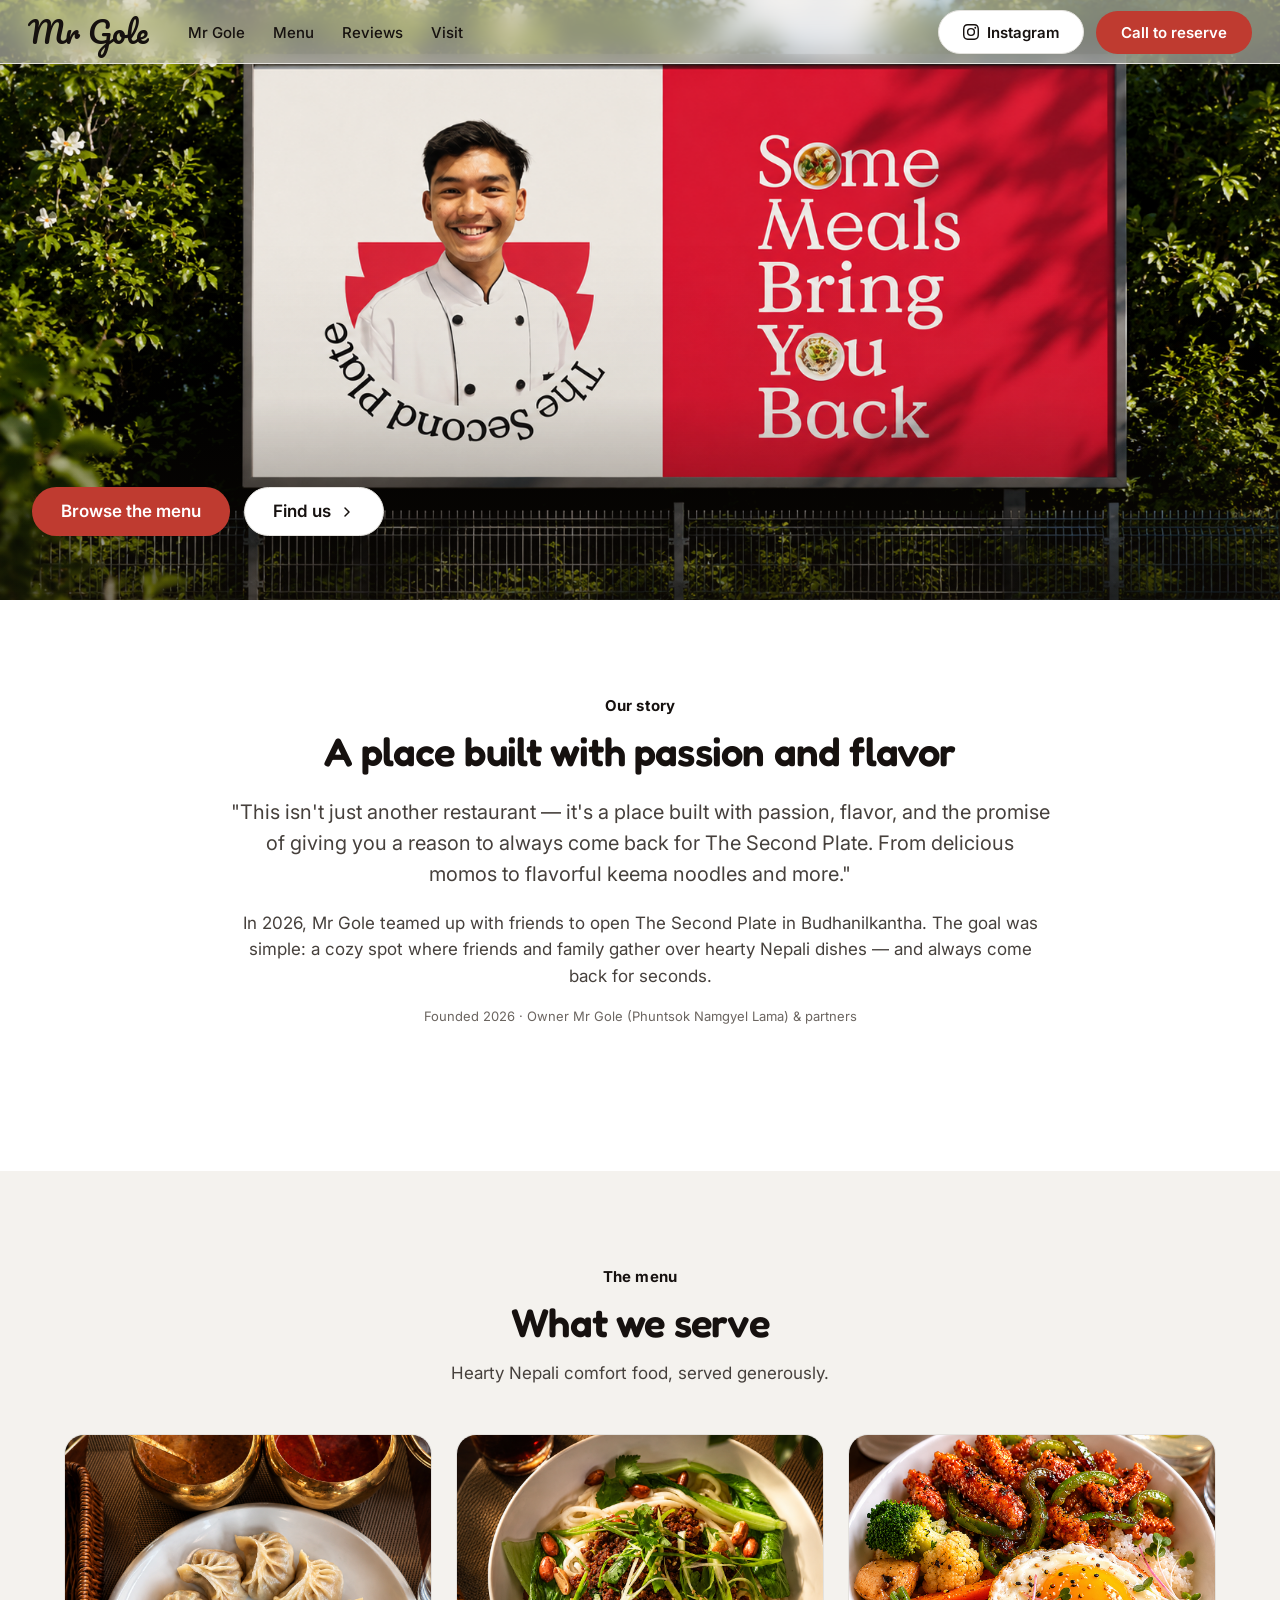
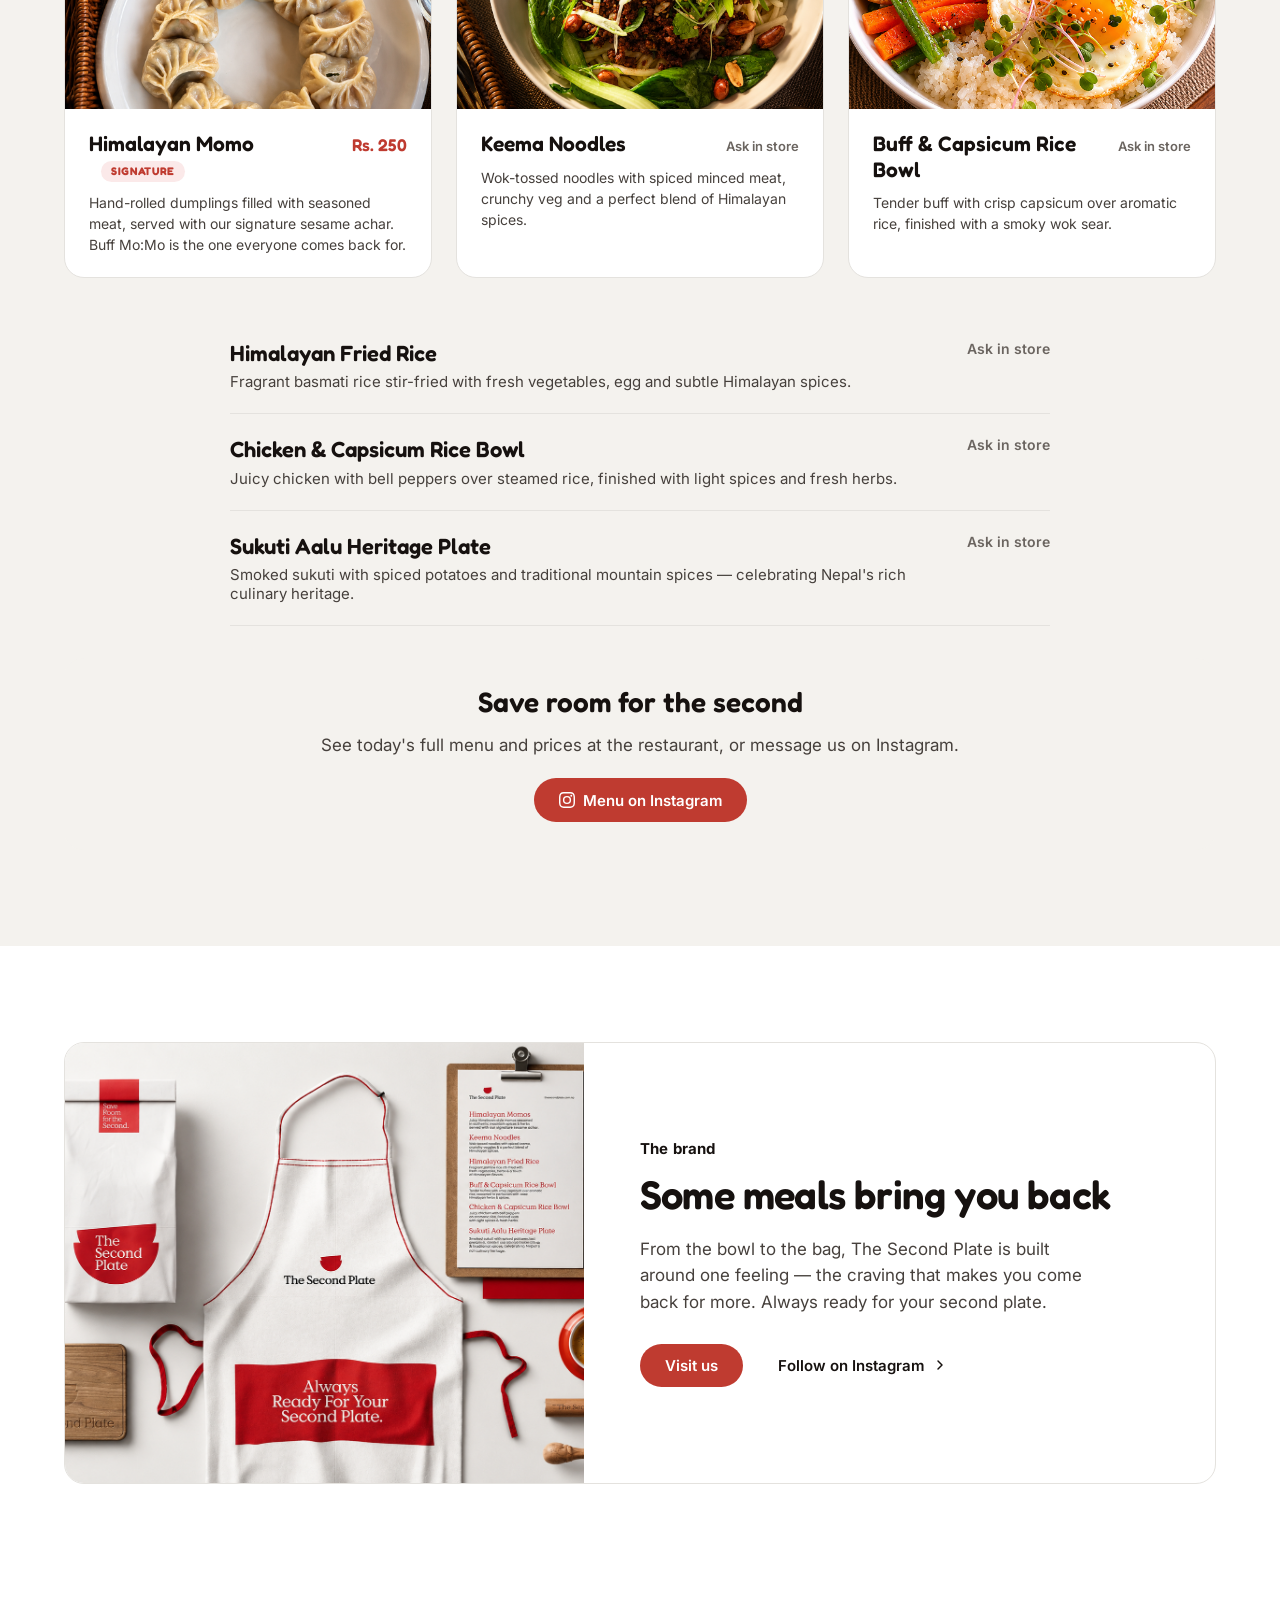
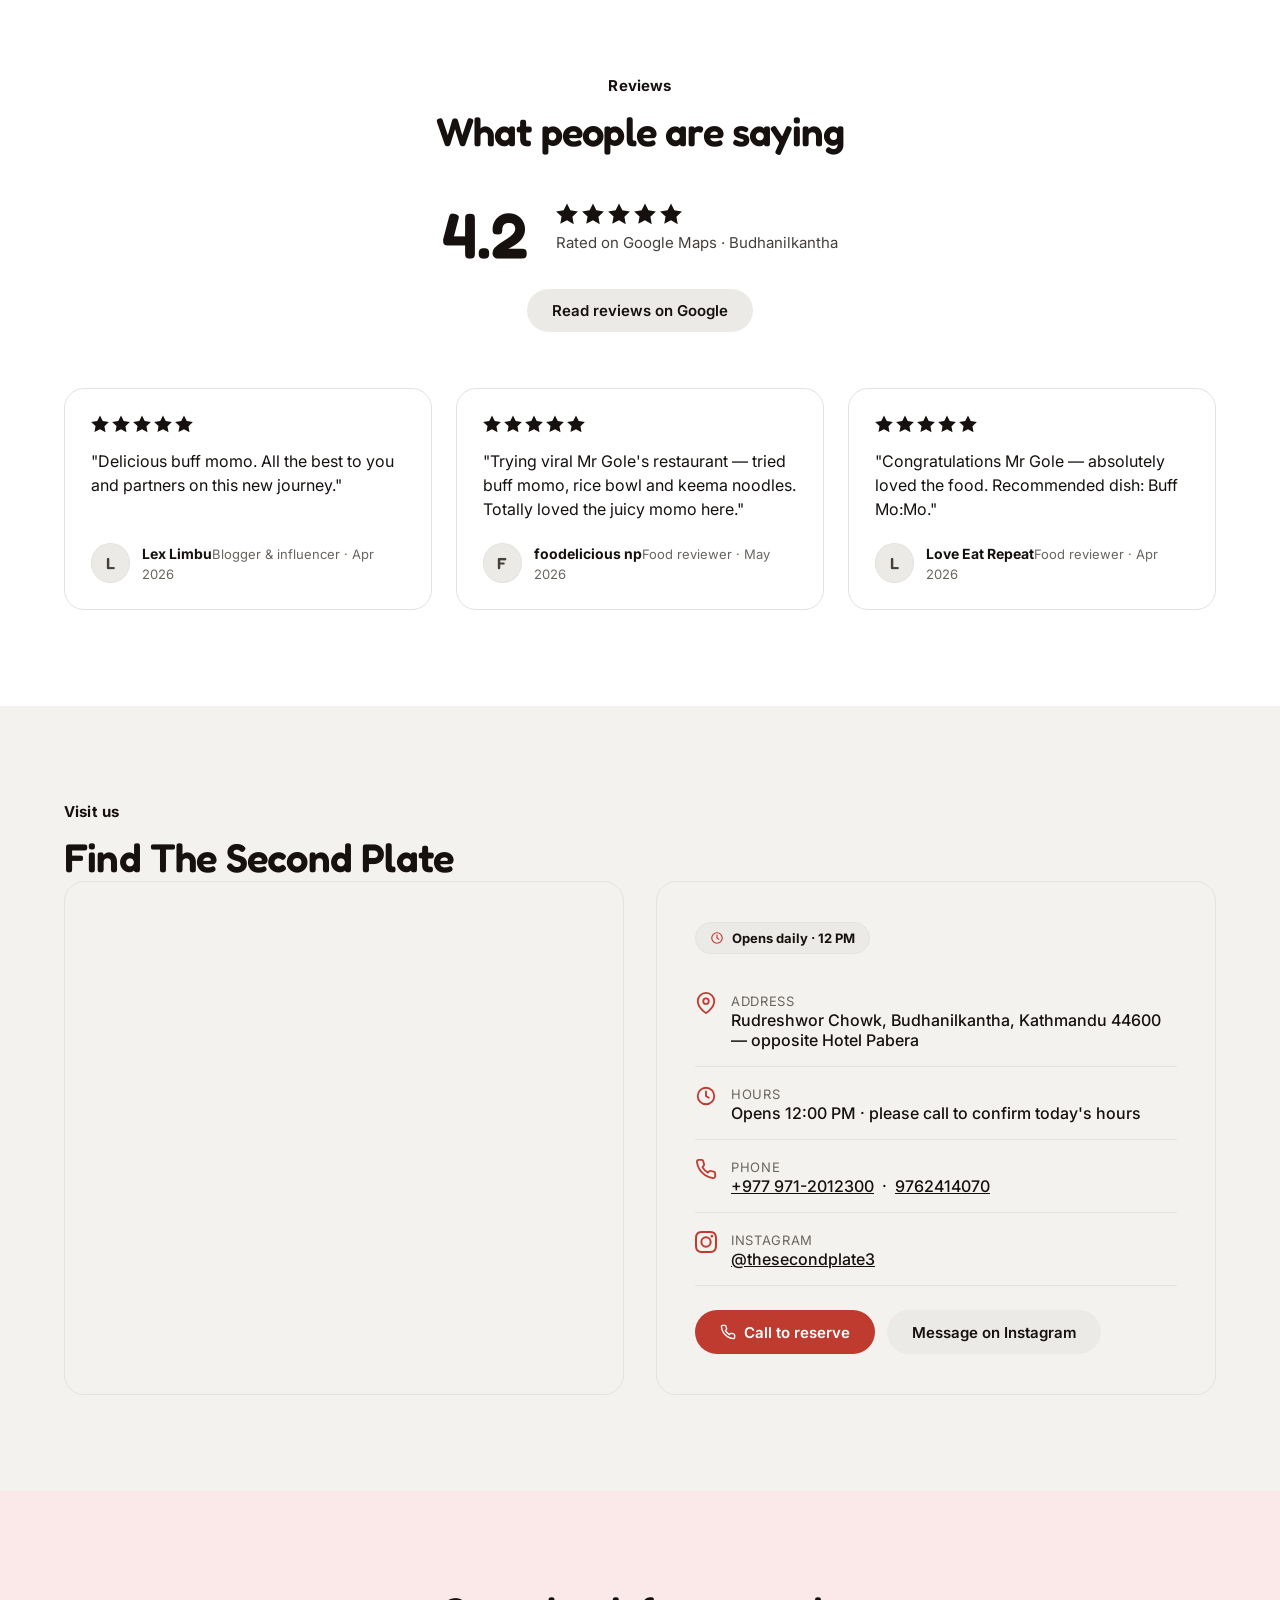
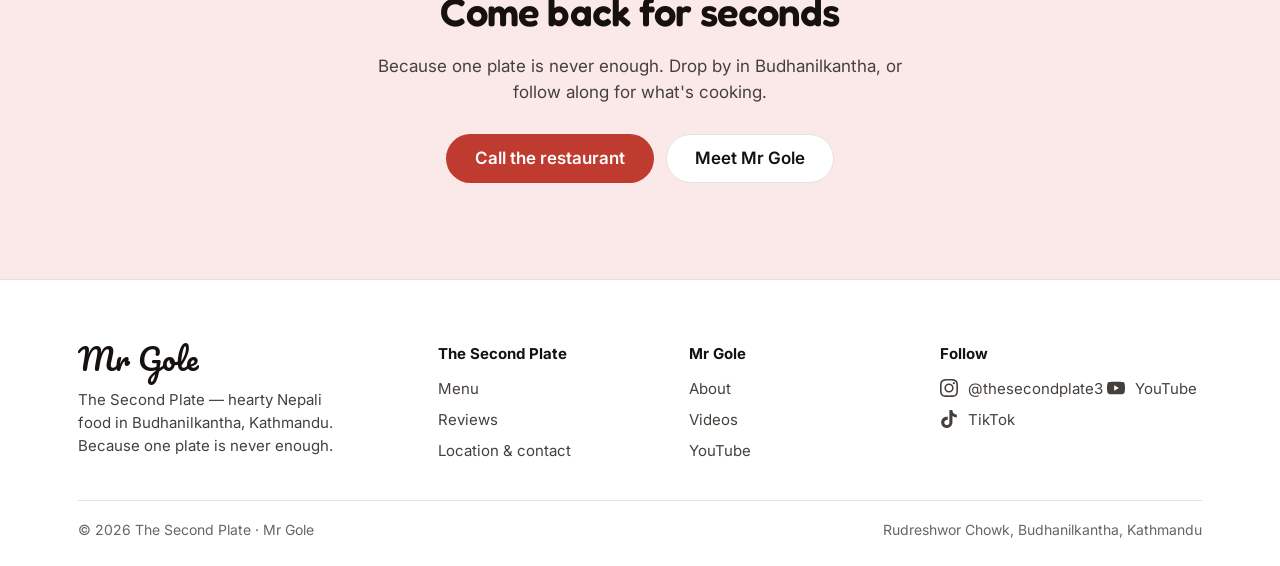
<file: the-second-plate.html>
<!DOCTYPE html>
<html lang="en">
<head>
<meta charset="utf-8">
<meta name="viewport" content="width=device-width, initial-scale=1">
<title>The Second Plate — Budhanilkantha, Kathmandu · by Mr Gole</title>
<meta name="description" content="The Second Plate — a warm Nepali restaurant in Budhanilkantha, Kathmandu by Mr Gole. Signature buff Mo:Mo, keema noodles and rice bowls. Because one plate is never enough.">
<meta property="og:title" content="The Second Plate — Budhanilkantha, Kathmandu">
<meta property="og:description" content="Because one plate is never enough. Signature buff Mo:Mo, keema noodles and rice bowls in Budhanilkantha, Kathmandu.">
<meta property="og:type" content="restaurant">
<link rel="preconnect" href="https://fonts.googleapis.com">
<link rel="preconnect" href="https://fonts.gstatic.com" crossorigin>
<link rel="stylesheet" href="css/tokens.css">
<link rel="stylesheet" href="css/site.css">
</head>
<body>
<a class="skip-link" href="#main">Skip to content</a>

<!-- ============ icon sprite ============ -->
<svg width="0" height="0" style="position:absolute" aria-hidden="true" focusable="false">
  <symbol id="i-youtube" viewBox="0 0 24 24"><path fill="currentColor" d="M23.498 6.186a3.016 3.016 0 0 0-2.122-2.136C19.505 3.545 12 3.545 12 3.545s-7.505 0-9.377.505A3.017 3.017 0 0 0 .502 6.186C0 8.07 0 12 0 12s0 3.93.502 5.814a3.016 3.016 0 0 0 2.122 2.136c1.871.505 9.376.505 9.376.505s7.505 0 9.377-.505a3.015 3.015 0 0 0 2.122-2.136C24 15.93 24 12 24 12s0-3.93-.502-5.814zM9.545 15.568V8.432L15.818 12l-6.273 3.568z"/></symbol>
  <symbol id="i-tiktok" viewBox="0 0 24 24"><path fill="currentColor" d="M12.525.02c1.31-.02 2.61-.01 3.91-.02.08 1.53.63 3.09 1.75 4.17 1.12 1.11 2.7 1.62 4.24 1.79v4.03c-1.44-.05-2.89-.35-4.2-.97-.57-.26-1.1-.59-1.62-.93-.01 2.92.01 5.84-.02 8.75-.08 1.4-.54 2.79-1.35 3.94-1.31 1.92-3.58 3.17-5.91 3.21-1.43.08-2.86-.31-4.08-1.03-2.02-1.19-3.44-3.37-3.65-5.71-.02-.5-.03-1-.01-1.49.18-1.9 1.12-3.72 2.58-4.96 1.66-1.44 3.98-2.13 6.15-1.72.02 1.48-.04 2.96-.04 4.44-.99-.32-2.15-.23-3.02.37-.63.41-1.11 1.04-1.36 1.75-.21.51-.15 1.07-.14 1.61.24 1.64 1.82 3.02 3.5 2.87 1.12-.01 2.19-.66 2.77-1.61.19-.33.4-.67.41-1.06.1-1.79.06-3.57.07-5.36.01-4.03-.01-8.05.02-12.07z"/></symbol>
  <symbol id="i-instagram" viewBox="0 0 24 24"><path fill="currentColor" d="M12 2.163c3.204 0 3.584.012 4.85.07 3.252.148 4.771 1.691 4.919 4.919.058 1.265.069 1.645.069 4.849 0 3.205-.012 3.584-.069 4.849-.149 3.225-1.664 4.771-4.919 4.919-1.266.058-1.644.07-4.85.07-3.204 0-3.584-.012-4.849-.07-3.26-.149-4.771-1.699-4.919-4.92-.058-1.265-.07-1.644-.07-4.849 0-3.204.013-3.583.07-4.849.149-3.227 1.664-4.771 4.919-4.919 1.266-.057 1.645-.069 4.849-.069zM12 0C8.741 0 8.333.014 7.053.072 2.695.272.273 2.69.073 7.052.014 8.333 0 8.741 0 12c0 3.259.014 3.668.072 4.948.2 4.358 2.618 6.78 6.98 6.98C8.333 23.986 8.741 24 12 24c3.259 0 3.668-.014 4.948-.072 4.354-.2 6.782-2.618 6.979-6.98.059-1.28.073-1.689.073-4.948 0-3.259-.014-3.667-.072-4.947-.196-4.354-2.617-6.78-6.979-6.98C15.668.014 15.259 0 12 0zm0 5.838a6.162 6.162 0 1 0 0 12.324 6.162 6.162 0 0 0 0-12.324zM12 16a4 4 0 1 1 0-8 4 4 0 0 1 0 8zm6.406-11.845a1.44 1.44 0 1 0 0 2.881 1.44 1.44 0 0 0 0-2.881z"/></symbol>
  <symbol id="i-facebook" viewBox="0 0 24 24"><path fill="currentColor" d="M24 12.073c0-6.627-5.373-12-12-12s-12 5.373-12 12c0 5.99 4.388 10.954 10.125 11.854v-8.385H7.078v-3.47h3.047V9.43c0-3.007 1.792-4.669 4.533-4.669 1.312 0 2.686.235 2.686.235v2.953H15.83c-1.491 0-1.956.925-1.956 1.874v2.25h3.328l-.532 3.47h-2.796v8.385C19.612 23.027 24 18.062 24 12.073z"/></symbol>
  <symbol id="i-star" viewBox="0 0 24 24"><path fill="currentColor" d="M12 .587l3.668 7.431 8.2 1.192-5.934 5.787 1.401 8.168L12 18.896l-7.335 3.869 1.401-8.168L.132 9.21l8.2-1.192z"/></symbol>
  <symbol id="i-chevron" viewBox="0 0 24 24"><path fill="none" stroke="currentColor" stroke-width="2.2" stroke-linecap="round" stroke-linejoin="round" d="M9 6l6 6-6 6"/></symbol>
  <symbol id="i-phone" viewBox="0 0 24 24"><path fill="none" stroke="currentColor" stroke-width="2" stroke-linecap="round" stroke-linejoin="round" d="M22 16.92v3a2 2 0 0 1-2.18 2 19.79 19.79 0 0 1-8.63-3.07 19.5 19.5 0 0 1-6-6 19.79 19.79 0 0 1-3.07-8.67A2 2 0 0 1 4.11 2h3a2 2 0 0 1 2 1.72c.13.96.36 1.9.7 2.81a2 2 0 0 1-.45 2.11L8.09 9.91a16 16 0 0 0 6 6l1.27-1.27a2 2 0 0 1 2.11-.45c.91.34 1.85.57 2.81.7A2 2 0 0 1 22 16.92z"/></symbol>
  <symbol id="i-pin" viewBox="0 0 24 24"><path fill="none" stroke="currentColor" stroke-width="2" stroke-linecap="round" stroke-linejoin="round" d="M21 10c0 7-9 13-9 13s-9-6-9-13a9 9 0 0 1 18 0z"/><circle cx="12" cy="10" r="3" fill="none" stroke="currentColor" stroke-width="2"/></symbol>
  <symbol id="i-clock" viewBox="0 0 24 24"><circle cx="12" cy="12" r="9" fill="none" stroke="currentColor" stroke-width="2"/><path fill="none" stroke="currentColor" stroke-width="2" stroke-linecap="round" d="M12 7v5l3 2"/></symbol>
</svg>

<!-- ============ Header ============ -->
<header class="site-header site-header--prefers-solid" role="banner">
  <div class="site-header__inner">
    <div class="nav-left">
      <a class="logo" href="index.html" aria-label="Mr Gole — home">Mr Gole</a>
      <nav class="main-nav" aria-label="Primary">
        <a class="nav-link" href="index.html">Mr Gole</a>
        <a class="nav-link" href="#menu">Menu</a>
        <a class="nav-link" href="#reviews">Reviews</a>
        <a class="nav-link" href="#visit">Visit</a>
      </nav>
    </div>
    <div class="nav-right">
      <a class="mg-btn mg-btn--white" href="https://www.instagram.com/thesecondplate3" target="_blank" rel="noopener">
        <svg width="17" height="17" aria-hidden="true"><use href="#i-instagram"></use></svg>
        <span class="label-hide">Instagram</span>
      </a>
      <a class="mg-btn mg-btn--primary" href="tel:+9779712012300">Call to reserve</a>
    </div>
  </div>
</header>

<main id="main">

  <!-- ============ Hero (billboard) ============ -->
  <section class="hero hero--brand" aria-label="The Second Plate">
    <div class="hero__media hero__media--restaurant"></div>
    <div class="hero__scrim"></div>
    <div class="hero__body">
      <h1 class="visually-hidden">The Second Plate — where one plate is never enough · Budhanilkantha, Kathmandu</h1>
      <div class="hero__actions">
        <a class="mg-btn mg-btn--primary mg-btn--lg" href="#menu">Browse the menu</a>
        <a class="mg-btn mg-btn--white mg-btn--lg" href="#visit">
          Find us
          <svg width="16" height="16" aria-hidden="true"><use href="#i-chevron"></use></svg>
        </a>
      </div>
    </div>
  </section>

  <!-- ============ Story + launch quote ============ -->
  <section class="section" id="story">
    <div class="container">
      <div class="section__head section__head--center reveal" style="max-width:820px">
        <p class="eyebrow">Our story</p>
        <h2 class="h2">A place built with passion and flavor</h2>
        <p class="lead" style="margin-top:22px">"This isn't just another restaurant — it's a place built with passion, flavor, and the promise of giving you a reason to always come back for The Second Plate. From delicious momos to flavorful keema noodles and more."</p>
        <p class="body" style="margin-top:18px">In 2026, Mr Gole teamed up with friends to open The Second Plate in Budhanilkantha. The goal was simple: a cozy spot where friends and family gather over hearty Nepali dishes — and always come back for seconds.</p>
        <p class="fine" style="margin-top:18px">Founded 2026 · Owner Mr Gole (Phuntsok Namgyel Lama) &amp; partners</p>
      </div>
    </div>
  </section>

  <!-- ============ Menu ============ -->
  <section class="section section--cream" id="menu">
    <div class="container">
      <div class="section__head section__head--center reveal">
        <p class="eyebrow">The menu</p>
        <h2 class="h2">What we serve</h2>
        <p class="body" style="margin-top:14px">Hearty Nepali comfort food, served generously.</p>
      </div>
      <!-- NOTE[owner]: items + descriptions are from the restaurant's own printed menu.
           Only Buff Mo:Mo (Rs.250) price is confirmed; others show "Ask in store" until prices supplied. -->
      <div class="dish-grid">
        <article class="dish-card reveal">
          <div class="dish-card__img" style="background-image:url(assets/img/dish-momo.png)" role="img" aria-label="Himalayan Momo"></div>
          <div class="dish-card__body">
            <div class="dish-card__row">
              <span class="dish-card__name">Himalayan Momo<span class="tag tag--signature">Signature</span></span>
              <span class="dish-card__price">Rs. 250</span>
            </div>
            <p class="dish-card__desc">Hand-rolled dumplings filled with seasoned meat, served with our signature sesame achar. Buff Mo:Mo is the one everyone comes back for.</p>
          </div>
        </article>
        <article class="dish-card reveal" data-delay="1">
          <div class="dish-card__img" style="background-image:url(assets/img/dish-keema-noodles.png)" role="img" aria-label="Keema Noodles"></div>
          <div class="dish-card__body">
            <div class="dish-card__row">
              <span class="dish-card__name">Keema Noodles</span>
              <span class="dish-card__price dish-card__price--ask">Ask in store</span>
            </div>
            <p class="dish-card__desc">Wok-tossed noodles with spiced minced meat, crunchy veg and a perfect blend of Himalayan spices.</p>
          </div>
        </article>
        <article class="dish-card reveal" data-delay="2">
          <div class="dish-card__img" style="background-image:url(assets/img/dish-rice-bowl.png)" role="img" aria-label="Buff & Capsicum Rice Bowl"></div>
          <div class="dish-card__body">
            <div class="dish-card__row">
              <span class="dish-card__name">Buff &amp; Capsicum Rice Bowl</span>
              <span class="dish-card__price dish-card__price--ask">Ask in store</span>
            </div>
            <p class="dish-card__desc">Tender buff with crisp capsicum over aromatic rice, finished with a smoky wok sear.</p>
          </div>
        </article>
      </div>

      <div class="menu-list reveal">
        <div class="menu-row">
          <div>
            <span class="menu-row__name">Himalayan Fried Rice</span>
            <p class="menu-row__desc">Fragrant basmati rice stir-fried with fresh vegetables, egg and subtle Himalayan spices.</p>
          </div>
          <span class="menu-row__price menu-row__price--ask">Ask in store</span>
        </div>
        <div class="menu-row">
          <div>
            <span class="menu-row__name">Chicken &amp; Capsicum Rice Bowl</span>
            <p class="menu-row__desc">Juicy chicken with bell peppers over steamed rice, finished with light spices and fresh herbs.</p>
          </div>
          <span class="menu-row__price menu-row__price--ask">Ask in store</span>
        </div>
        <div class="menu-row">
          <div>
            <span class="menu-row__name">Sukuti Aalu Heritage Plate</span>
            <p class="menu-row__desc">Smoked sukuti with spiced potatoes and traditional mountain spices — celebrating Nepal's rich culinary heritage.</p>
          </div>
          <span class="menu-row__price menu-row__price--ask">Ask in store</span>
        </div>
      </div>
      <div class="menu-note reveal">
        <h3 class="h3">Save room for the second</h3>
        <p class="body" style="margin:12px 0 20px">See today's full menu and prices at the restaurant, or message us on Instagram.</p>
        <a class="mg-btn mg-btn--primary" href="https://www.instagram.com/thesecondplate3" target="_blank" rel="noopener">
          <svg width="17" height="17" aria-hidden="true"><use href="#i-instagram"></use></svg> Menu on Instagram
        </a>
      </div>
    </div>
  </section>

  <!-- ============ Brand split (mockup) ============ -->
  <section class="section">
    <div class="container">
      <div class="feature feature--first">
        <div class="split split--reverse reveal">
          <div class="split__text">
            <p class="eyebrow">The brand</p>
            <h2 class="h2">Some meals bring you back</h2>
            <p class="body">From the bowl to the bag, The Second Plate is built around one feeling — the craving that makes you come back for more. Always ready for your second plate.</p>
            <div class="split__actions">
              <a class="mg-btn mg-btn--primary" href="#visit">Visit us</a>
              <a class="mg-btn mg-btn--ghost" href="https://www.instagram.com/thesecondplate3" target="_blank" rel="noopener">Follow on Instagram <svg width="16" height="16" aria-hidden="true"><use href="#i-chevron"></use></svg></a>
            </div>
          </div>
          <div class="split__media">
            <div class="photo photo--img photo--zoom" style="background-image:url(assets/img/brand-mockup.png);background-color:#f4f2ee" role="img" aria-label="The Second Plate brand — apron, packaging and menu"></div>
          </div>
        </div>
      </div>
    </div>
  </section>

  <!-- ============ Reviews (Google + testimonials) ============ -->
  <section class="section" id="reviews">
    <div class="container">
      <div class="section__head section__head--center reveal">
        <p class="eyebrow">Reviews</p>
        <h2 class="h2">What people are saying</h2>
      </div>

      <!-- Google aggregate -->
      <div class="reveal" style="max-width:560px;margin:0 auto 56px;text-align:center">
        <div class="rating-row" style="justify-content:center">
          <div class="rating-score">4.2</div>
          <div>
            <div class="rating-stars" aria-label="4.2 out of 5 stars">
              <svg aria-hidden="true"><use href="#i-star"></use></svg><svg aria-hidden="true"><use href="#i-star"></use></svg><svg aria-hidden="true"><use href="#i-star"></use></svg><svg aria-hidden="true"><use href="#i-star"></use></svg><svg aria-hidden="true"><use href="#i-star"></use></svg>
            </div>
            <p class="rating-meta" style="margin-top:8px">Rated on Google Maps · Budhanilkantha</p>
          </div>
        </div>
        <a class="mg-btn mg-btn--secondary" style="margin-top:22px" href="https://www.google.com/maps/place/The+Second+Plate/@27.7722898,85.3595376,17z" target="_blank" rel="noopener">Read reviews on Google</a>
      </div>

      <!-- Verified creator/blogger testimonials -->
      <div class="testi-grid">
        <figure class="testi reveal" style="margin:0">
          <div class="testi__stars" aria-hidden="true"><svg><use href="#i-star"></use></svg><svg><use href="#i-star"></use></svg><svg><use href="#i-star"></use></svg><svg><use href="#i-star"></use></svg><svg><use href="#i-star"></use></svg></div>
          <blockquote class="testi__quote" style="border:0;padding:0;font-style:normal">"Delicious buff momo. All the best to you and partners on this new journey."</blockquote>
          <figcaption class="testi__who">
            <span class="testi__avatar" aria-hidden="true">L</span>
            <span><span class="testi__name">Lex Limbu</span><span class="testi__role">Blogger &amp; influencer · Apr 2026</span></span>
          </figcaption>
        </figure>
        <figure class="testi reveal" data-delay="1" style="margin:0">
          <div class="testi__stars" aria-hidden="true"><svg><use href="#i-star"></use></svg><svg><use href="#i-star"></use></svg><svg><use href="#i-star"></use></svg><svg><use href="#i-star"></use></svg><svg><use href="#i-star"></use></svg></div>
          <blockquote class="testi__quote" style="border:0;padding:0;font-style:normal">"Trying viral Mr Gole's restaurant — tried buff momo, rice bowl and keema noodles. Totally loved the juicy momo here."</blockquote>
          <figcaption class="testi__who">
            <span class="testi__avatar" aria-hidden="true">F</span>
            <span><span class="testi__name">foodelicious np</span><span class="testi__role">Food reviewer · May 2026</span></span>
          </figcaption>
        </figure>
        <figure class="testi reveal" data-delay="2" style="margin:0">
          <div class="testi__stars" aria-hidden="true"><svg><use href="#i-star"></use></svg><svg><use href="#i-star"></use></svg><svg><use href="#i-star"></use></svg><svg><use href="#i-star"></use></svg><svg><use href="#i-star"></use></svg></div>
          <blockquote class="testi__quote" style="border:0;padding:0;font-style:normal">"Congratulations Mr Gole — absolutely loved the food. Recommended dish: Buff Mo:Mo."</blockquote>
          <figcaption class="testi__who">
            <span class="testi__avatar" aria-hidden="true">L</span>
            <span><span class="testi__name">Love Eat Repeat</span><span class="testi__role">Food reviewer · Apr 2026</span></span>
          </figcaption>
        </figure>
      </div>
    </div>
  </section>

  <!-- ============ Visit / location & contact ============ -->
  <section class="section section--cream" id="visit">
    <div class="container">
      <div class="section__head reveal">
        <p class="eyebrow">Visit us</p>
        <h2 class="h2">Find The Second Plate</h2>
      </div>
      <div class="contact-grid">
        <div class="map-frame reveal">
          <!-- Google Maps embed (no API key needed via output=embed) -->
          <iframe
            title="Map — The Second Plate, Budhanilkantha"
            src="https://www.google.com/maps?q=The+Second+Plate+Budhanilkantha+Kathmandu&z=16&output=embed"
            loading="lazy" referrerpolicy="no-referrer-when-downgrade"></iframe>
        </div>
        <div class="contact-card reveal" data-delay="1">
          <!-- Hours unverified beyond opening time — neutral info badge, not a live open/closed claim -->
          <span class="badge-hours" style="align-self:flex-start;margin-bottom:20px"><svg width="14" height="14" aria-hidden="true"><use href="#i-clock"></use></svg> Opens daily · 12 PM</span>
          <div class="kv">
            <span class="kv__icon"><svg aria-hidden="true"><use href="#i-pin"></use></svg></span>
            <span><span class="kv__label">Address</span><br><span class="kv__value">Rudreshwor Chowk, Budhanilkantha, Kathmandu 44600 — opposite Hotel Pabera</span></span>
          </div>
          <div class="kv">
            <span class="kv__icon"><svg aria-hidden="true"><use href="#i-clock"></use></svg></span>
            <span><span class="kv__label">Hours</span><br><span class="kv__value">Opens 12:00 PM · please call to confirm today's hours</span></span>
          </div>
          <div class="kv">
            <span class="kv__icon"><svg aria-hidden="true"><use href="#i-phone"></use></svg></span>
            <span><span class="kv__label">Phone</span><br>
              <span class="kv__value"><a href="tel:+9779712012300">+977 971-2012300</a> &nbsp;·&nbsp; <a href="tel:+9779762414070">9762414070</a></span></span>
          </div>
          <div class="kv">
            <span class="kv__icon"><svg aria-hidden="true"><use href="#i-instagram"></use></svg></span>
            <span><span class="kv__label">Instagram</span><br>
              <span class="kv__value"><a href="https://www.instagram.com/thesecondplate3" target="_blank" rel="noopener">@thesecondplate3</a></span></span>
          </div>
          <div style="display:flex;gap:12px;flex-wrap:wrap;margin-top:24px">
            <a class="mg-btn mg-btn--primary" href="tel:+9779712012300"><svg width="16" height="16" aria-hidden="true"><use href="#i-phone"></use></svg> Call to reserve</a>
            <a class="mg-btn mg-btn--secondary" href="https://www.instagram.com/thesecondplate3" target="_blank" rel="noopener">Message on Instagram</a>
          </div>
        </div>
      </div>
    </div>
  </section>

  <!-- ============ CTA band ============ -->
  <section class="cta-band">
    <div class="container">
      <div class="reveal">
        <h2 class="h2">Come back for seconds</h2>
        <p class="body">Because one plate is never enough. Drop by in Budhanilkantha, or follow along for what's cooking.</p>
        <div class="cta-actions">
          <a class="mg-btn mg-btn--primary mg-btn--lg" href="tel:+9779712012300">Call the restaurant</a>
          <a class="mg-btn mg-btn--white mg-btn--lg" href="index.html">Meet Mr Gole</a>
        </div>
      </div>
    </div>
  </section>

</main>

<!-- ============ Footer ============ -->
<footer class="site-footer" role="contentinfo">
  <div class="site-footer__inner">
    <div class="footer-grid">
      <div class="footer-brand">
        <a class="logo" href="index.html">Mr Gole</a>
        <p class="body">The Second Plate — hearty Nepali food in Budhanilkantha, Kathmandu. Because one plate is never enough.</p>
      </div>
      <div>
        <div class="footer-col__head">The Second Plate</div>
        <div class="footer-col__links">
          <a href="#menu">Menu</a>
          <a href="#reviews">Reviews</a>
          <a href="#visit">Location &amp; contact</a>
        </div>
      </div>
      <div>
        <div class="footer-col__head">Mr Gole</div>
        <div class="footer-col__links">
          <a href="about.html">About</a>
          <a href="index.html#videos">Videos</a>
          <a href="https://www.youtube.com/@mrgole8" target="_blank" rel="noopener">YouTube</a>
        </div>
      </div>
      <div>
        <div class="footer-col__head">Follow</div>
        <div class="footer-social">
          <a href="https://www.instagram.com/thesecondplate3" target="_blank" rel="noopener"><svg aria-hidden="true"><use href="#i-instagram"></use></svg> @thesecondplate3</a>
          <a href="https://www.youtube.com/@mrgole8" target="_blank" rel="noopener"><svg aria-hidden="true"><use href="#i-youtube"></use></svg> YouTube</a>
          <a href="https://www.tiktok.com/@mrgole_official" target="_blank" rel="noopener"><svg aria-hidden="true"><use href="#i-tiktok"></use></svg> TikTok</a>
        </div>
      </div>
    </div>
    <div class="footer-bottom">
      <span>© <span data-year>2026</span> The Second Plate · Mr Gole</span>
      <span>Rudreshwor Chowk, Budhanilkantha, Kathmandu</span>
    </div>
  </div>
</footer>

<script src="js/main.js" defer></script>
</body>
</html>
</file>
<file: css/tokens.css>
/* ============================================================
   Mr Gole — Design System
   colors_and_type.css
   Color tokens, type scale, spacing, radii, shadows
   + semantic element styles.
   Fonts are best-available Google Fonts matches (see README).
   ============================================================ */

@import url('https://fonts.googleapis.com/css2?family=Fredoka:wght@400;500;600;700&family=Inter:wght@400;500;600;700&family=Pacifico&display=swap');

:root {
  /* ---------- Brand color ---------- */
  --brand-red: #BF3B30;        /* primary accent: buttons, logo dot */
  --brand-red-hover: #A8322A;  /* hover/darken */
  --brand-red-press: #8F2A23;  /* active/press */

  /* ---------- Ink (text) ---------- */
  --fg1: #16110F;   /* headings + primary text (warm near-black) */
  --fg2: #46403C;   /* secondary body text */
  --fg3: #6B6560;   /* muted / captions / fine print */
  --fg-on-dark: #FFFFFF;        /* text on photography / red buttons */
  --fg-on-dark-soft: #EDEAE6;   /* softer text on dark */

  /* ---------- Surfaces ---------- */
  --bg-page: #FFFFFF;     /* page background */
  --bg-cream: #F4F2EE;    /* warm off-white header & subtle grounds */
  --bg-blush: #FBE9E9;    /* blush-pink emotive CTA section */
  --bg-chip: #ECEAE6;     /* secondary pill / chip fill */
  --bg-chip-hover: #E1DED9;

  /* ---------- Borders ---------- */
  --border: #E4E2DE;       /* hairline neutral border (cards, inputs) */
  --border-strong: #D3D0CB;

  /* ---------- Type families ---------- */
  --font-display: 'Fredoka', system-ui, sans-serif;   /* headings */
  --font-body: 'Inter', system-ui, -apple-system, sans-serif; /* body/UI */
  --font-script: 'Pacifico', cursive;                 /* logo wordmark */

  /* ---------- Type scale (desktop) ---------- */
  --text-hero: 88px;    /* hero H1 */
  --text-h1: 56px;      /* section heading */
  --text-h2: 40px;      /* card / sub-section heading */
  --text-h3: 28px;
  --text-lg: 20px;      /* lead paragraph */
  --text-body: 17px;    /* default body */
  --text-sm: 15px;      /* secondary */
  --text-xs: 13px;      /* fine print, eyebrow */

  --lh-tight: 1.04;     /* display headings */
  --lh-snug: 1.2;
  --lh-body: 1.55;

  --ls-tight: -0.02em;  /* large display */
  --ls-normal: 0;
  --ls-eyebrow: 0.01em;

  /* ---------- Spacing scale ---------- */
  --space-1: 4px;
  --space-2: 8px;
  --space-3: 12px;
  --space-4: 16px;
  --space-5: 24px;
  --space-6: 32px;
  --space-7: 48px;
  --space-8: 64px;
  --space-9: 96px;
  --space-10: 128px;

  /* ---------- Radii ---------- */
  --radius-pill: 9999px;   /* all buttons & chips */
  --radius-card: 20px;     /* cards & big containers */
  --radius-input: 10px;    /* form fields */
  --radius-sm: 8px;

  /* ---------- Shadows (minimal — borders do the work) ---------- */
  --shadow-none: none;
  --shadow-sticky: 0 1px 2px rgba(22, 17, 15, 0.04);  /* sticky header */
  --shadow-float: 0 6px 24px rgba(22, 17, 15, 0.08);  /* rare floating els */

  /* ---------- Layout ---------- */
  --container: 1200px;
  --gutter: 24px;

  /* ---------- Motion ---------- */
  --ease: cubic-bezier(0.22, 0.61, 0.36, 1);
  --dur-fast: 150ms;
  --dur: 200ms;

  /* ---------- Hero protection gradient ---------- */
  --hero-scrim: linear-gradient(90deg, rgba(20,14,8,0.86) 0%, rgba(20,14,8,0.42) 38%, rgba(20,14,8,0.10) 70%, rgba(20,14,8,0.18) 100%);
}

/* ============================================================
   Semantic element styles — opt in by applying .mg-content
   to a wrapper, or use the token vars directly.
   ============================================================ */

.mg-content {
  font-family: var(--font-body);
  color: var(--fg1);
  font-size: var(--text-body);
  line-height: var(--lh-body);
  -webkit-font-smoothing: antialiased;
  text-rendering: optimizeLegibility;
}

.mg-content h1,
.mg-h1 {
  font-family: var(--font-display);
  font-weight: 600;
  font-size: var(--text-h1);
  line-height: var(--lh-tight);
  letter-spacing: var(--ls-tight);
  color: var(--fg1);
  margin: 0;
  text-wrap: balance;
}

.mg-hero-title {
  font-family: var(--font-display);
  font-weight: 600;
  font-size: var(--text-hero);
  line-height: var(--lh-tight);
  letter-spacing: var(--ls-tight);
  color: var(--fg-on-dark);
  margin: 0;
}

.mg-content h2,
.mg-h2 {
  font-family: var(--font-display);
  font-weight: 600;
  font-size: var(--text-h2);
  line-height: var(--lh-snug);
  letter-spacing: var(--ls-tight);
  color: var(--fg1);
  margin: 0;
  text-wrap: balance;
}

.mg-content h3,
.mg-h3 {
  font-family: var(--font-display);
  font-weight: 600;
  font-size: var(--text-h3);
  line-height: var(--lh-snug);
  color: var(--fg1);
  margin: 0;
}

/* Eyebrow / kicker label above headings */
.mg-eyebrow {
  font-family: var(--font-body);
  font-weight: 700;
  font-size: var(--text-sm);
  letter-spacing: var(--ls-eyebrow);
  color: var(--fg1);
  margin: 0 0 var(--space-3);
}

.mg-content p,
.mg-body {
  font-family: var(--font-body);
  font-weight: 400;
  font-size: var(--text-body);
  line-height: var(--lh-body);
  color: var(--fg2);
  margin: 0;
  text-wrap: pretty;
}

.mg-lead {
  font-size: var(--text-lg);
  line-height: 1.5;
  color: var(--fg2);
}

.mg-fine {
  font-size: var(--text-xs);
  line-height: 1.5;
  color: var(--fg3);
}

.mg-logo {
  font-family: var(--font-script);
  font-weight: 400;
  font-size: 30px;
  color: var(--fg1);
  line-height: 1;
}

.mg-content a,
.mg-link {
  color: var(--fg1);
  text-decoration: none;
  transition: color var(--dur) var(--ease);
}
.mg-content a:hover,
.mg-link:hover { color: var(--brand-red); }

/* ============================================================
   Buttons — all fully pill-shaped
   ============================================================ */
.mg-btn {
  display: inline-flex;
  align-items: center;
  justify-content: center;
  gap: var(--space-2);
  font-family: var(--font-body);
  font-weight: 600;
  font-size: var(--text-sm);
  line-height: 1;
  padding: 13px 24px;
  border-radius: var(--radius-pill);
  border: 1px solid transparent;
  cursor: pointer;
  white-space: nowrap;
  transition: background var(--dur) var(--ease),
              color var(--dur) var(--ease),
              transform var(--dur-fast) var(--ease),
              border-color var(--dur) var(--ease);
}
.mg-btn:active { transform: scale(0.98); }

.mg-btn--primary {
  background: var(--brand-red);
  color: var(--fg-on-dark);
}
.mg-btn--primary:hover { background: var(--brand-red-hover); }
.mg-btn--primary:active { background: var(--brand-red-press); }

.mg-btn--secondary {
  background: var(--bg-chip);
  color: var(--fg1);
}
.mg-btn--secondary:hover { background: var(--bg-chip-hover); }

.mg-btn--white {
  background: #FFFFFF;
  color: var(--fg1);
  border-color: var(--border);
}
.mg-btn--white:hover { background: var(--bg-cream); }

.mg-btn--ghost {
  background: transparent;
  color: var(--fg1);
}
.mg-btn--ghost:hover { color: var(--brand-red); }

/* ============================================================
   Inputs
   ============================================================ */
.mg-input {
  font-family: var(--font-body);
  font-size: var(--text-body);
  color: var(--fg1);
  background: #FFFFFF;
  border: 1px solid var(--border);
  border-radius: var(--radius-input);
  padding: 12px 16px;
  width: 100%;
  transition: border-color var(--dur) var(--ease);
}
.mg-input::placeholder { color: var(--fg3); }
.mg-input:focus {
  outline: none;
  border-color: var(--fg1);
}

/* ============================================================
   Cards
   ============================================================ */
.mg-card {
  background: #FFFFFF;
  border: 1px solid var(--border);
  border-radius: var(--radius-card);
  overflow: hidden;
}

/* ============================================================
   Sections
   ============================================================ */
.mg-section { padding: var(--space-9) 0; }
.mg-section--cream { background: var(--bg-cream); }
.mg-section--blush { background: var(--bg-blush); }
.mg-container {
  max-width: var(--container);
  margin: 0 auto;
  padding-inline: var(--gutter);
}
</file>
<file: css/site.css>
/* ============================================================
   Mr Gole + The Second Plate — site.css
   Layout, components, motion. Builds on tokens.css (design system).
   Plain HTML/CSS/JS implementation of the Claude Design UI kit.
   ============================================================ */

* { box-sizing: border-box; }
html { scroll-behavior: smooth; }
@media (prefers-reduced-motion: reduce) { html { scroll-behavior: auto; } }
html, body { margin: 0; }
body {
  font-family: var(--font-body);
  color: var(--fg1);
  background: var(--bg-page);
  -webkit-font-smoothing: antialiased;
  text-rendering: optimizeLegibility;
  overflow-x: hidden;
}
img { max-width: 100%; display: block; }
a { color: inherit; }
::selection { background: var(--bg-blush); }

/* ---- skip link (a11y) ---- */
.skip-link {
  position: absolute; left: 12px; top: -48px; z-index: 200;
  background: var(--brand-red); color: #fff; padding: 10px 18px;
  border-radius: var(--radius-pill); font-weight: 600; font-size: var(--text-sm);
  transition: top var(--dur) var(--ease);
}
.skip-link:focus { top: 12px; }

/* ---- focus visibility ---- */
:focus-visible { outline: 2px solid var(--brand-red); outline-offset: 3px; border-radius: 4px; }

.container { max-width: var(--container); margin: 0 auto; padding-inline: var(--gutter); }

/* ============================================================
   Buttons (extends tokens .mg-btn)
   ============================================================ */
.mg-btn { text-decoration: none; }
.mg-btn--lg { padding: 15px 28px; font-size: var(--text-body); }
.mg-btn svg { width: 16px; height: 16px; }
.mg-btn--translucent {
  background: rgba(255,255,255,0.16); color: #fff;
  backdrop-filter: blur(4px); -webkit-backdrop-filter: blur(4px);
}
.mg-btn--translucent:hover { background: rgba(255,255,255,0.26); }

/* ============================================================
   Header / sticky nav
   ============================================================ */
.site-header {
  position: fixed; inset: 0 0 auto 0; z-index: 50; height: 64px;
  background: transparent; border-bottom: 1px solid transparent;
  transition: background .25s var(--ease), border-color .25s var(--ease), box-shadow .25s var(--ease);
}
.site-header.is-solid {
  background: rgba(244,242,238,0.5);
  backdrop-filter: saturate(140%) blur(12px); -webkit-backdrop-filter: saturate(140%) blur(12px);
  border-bottom-color: var(--border);
  box-shadow: var(--shadow-sticky);
}
.site-header__inner {
  max-width: 1280px; margin: 0 auto; padding-inline: 28px; height: 64px;
  display: flex; align-items: center; justify-content: space-between; gap: 24px;
}
.nav-left { display: flex; align-items: center; gap: 40px; min-width: 0; }
.logo {
  font-family: var(--font-script); font-size: 30px; line-height: 1; color: #fff;
  text-decoration: none; transition: color .25s var(--ease); white-space: nowrap;
}
.is-solid .logo { color: var(--fg1); }
.main-nav { display: flex; align-items: center; gap: 28px; }
.nav-link {
  font-size: 15px; font-weight: 500; color: #fff; text-decoration: none; cursor: pointer;
  display: inline-flex; align-items: center; gap: 5px; transition: color .2s var(--ease);
  background: none; border: 0; font-family: var(--font-body);
}
.is-solid .nav-link { color: var(--fg1); }
.nav-link:hover { color: var(--brand-red); }
.nav-right { display: flex; align-items: center; gap: 12px; }

/* When header sits over a light page (restaurant content below short hero) it can start solid */
.site-header--prefers-solid {
  background: rgba(244,242,238,0.5);
  backdrop-filter: saturate(140%) blur(12px); -webkit-backdrop-filter: saturate(140%) blur(12px);
  border-bottom-color: var(--border);
}
.site-header--prefers-solid .logo,
.site-header--prefers-solid .nav-link { color: var(--fg1); }

/* ============================================================
   Hero (full-bleed photo + scrim)
   ============================================================ */
.hero {
  position: relative; min-height: 640px; display: flex; align-items: flex-end;
  overflow: hidden;
}
.hero__media {
  position: absolute; inset: -10% 0; will-change: transform; z-index: 0;
}
.hero__media::after {
  content: ""; position: absolute; inset: 0;
  background-size: cover; background-position: center 32%; background-repeat: no-repeat;
}
.hero__media--restaurant::after { background-image: url(../assets/img/billboard.png); background-position: center; background-color: #f4f2ee; }
.hero__media--creator::after {
  /* Mr Gole at The Second Plate (owner-supplied photo) */
  background-image: url(../assets/img/hero-restaurant.png);
  background-position: center 30%;
}
.hero__scrim { position: absolute; inset: 0; background: var(--hero-scrim); z-index: 1; }
.hero__aside {
  position: absolute; top: 88px; right: 32px; max-width: 420px; z-index: 2;
  text-align: left;
}
.hero__aside p {
  font-size: 17px; line-height: 1.55; color: #fff; margin: 0;
  background: rgba(20,14,8,0.55);
  backdrop-filter: blur(8px); -webkit-backdrop-filter: blur(8px);
  border: 1px solid rgba(255,255,255,0.14);
  padding: 16px 20px; border-radius: 16px;
  box-shadow: 0 6px 24px rgba(0,0,0,0.25);
}
.hero__body {
  position: relative; z-index: 2; max-width: 1280px; width: 100%; margin: 0 auto;
  padding: 0 32px 64px;
}
.hero__eyebrow {
  font-weight: 700; font-size: 15px; color: #fff; opacity: .92; margin: 0 0 12px;
  letter-spacing: .01em;
}
.hero__title {
  font-family: var(--font-display); font-weight: 600; font-size: var(--text-hero);
  line-height: var(--lh-tight); letter-spacing: var(--ls-tight); color: #fff; margin: 0;
  max-width: 720px; text-shadow: 0 2px 24px rgba(0,0,0,0.35); text-wrap: balance;
}
.hero__devanagari { font-size: .42em; opacity: .85; font-family: var(--font-body); font-weight: 500; vertical-align: middle; }
.hero__actions { display: flex; gap: 14px; margin-top: 28px; flex-wrap: wrap; }

/* ============================================================
   Sections & headings
   ============================================================ */
.section { padding: var(--space-9) 0; }
.section--tight { padding: var(--space-7) 0; }
.section--cream { background: var(--bg-cream); }
.section--blush { background: var(--bg-blush); }
.eyebrow {
  font-family: var(--font-body); font-weight: 700; font-size: var(--text-sm);
  color: var(--fg1); margin: 0 0 var(--space-3); letter-spacing: var(--ls-eyebrow);
}
.h1 { font-family: var(--font-display); font-weight: 600; font-size: var(--text-h1);
  line-height: var(--lh-tight); letter-spacing: var(--ls-tight); margin: 0; text-wrap: balance; }
.h2 { font-family: var(--font-display); font-weight: 600; font-size: var(--text-h2);
  line-height: var(--lh-snug); letter-spacing: var(--ls-tight); margin: 0; text-wrap: balance; }
.h3 { font-family: var(--font-display); font-weight: 600; font-size: var(--text-h3);
  line-height: var(--lh-snug); margin: 0; }
.lead { font-size: var(--text-lg); line-height: 1.55; color: var(--fg2); }
.body { font-size: var(--text-body); line-height: var(--lh-body); color: var(--fg2); margin: 0; text-wrap: pretty; }
.fine { font-size: var(--text-xs); line-height: 1.5; color: var(--fg3); }
.section__head { max-width: 760px; }
.section__head--center { margin: 0 auto var(--space-7); text-align: center; }
.muted-accent { color: var(--brand-red); }

/* ============================================================
   Feature split (50/50 alternating card)
   ============================================================ */
.feature { padding-top: var(--space-7); }
.feature:first-of-type { padding-top: 0; }
.split {
  display: flex; min-height: 440px; border: 1px solid var(--border);
  border-radius: var(--radius-card); overflow: hidden; background: #fff;
}
.split--reverse { flex-direction: row-reverse; }
.split__text {
  flex: 1; padding: 64px 56px; display: flex; flex-direction: column; justify-content: center;
}
.split__text .body { margin: 18px 0 28px; max-width: 460px; }
.split__media { flex: 1; min-height: 440px; position: relative; overflow: hidden; }
.split__actions { display: flex; align-items: center; gap: 10px; flex-wrap: wrap; }

/* ============================================================
   Photo placeholder (warm tones, labeled)
   ============================================================ */
.photo {
  width: 100%; height: 100%; min-height: 240px; position: relative;
  display: flex; align-items: center; justify-content: center; background-size: cover; background-position: center;
}
.photo--t0 { background-color: #E8E2D9; }
.photo--t1 { background-color: #E5DCD2; }
.photo--t2 { background-color: #EBE4DB; }
.photo--t3 { background-color: #E2DACF; }
.photo--img { background-size: cover; background-position: center; transition: transform .5s var(--ease); }
.split__media:hover .photo--zoom { transform: scale(1.03); }
.photo__label {
  font-size: 12px; font-weight: 600; letter-spacing: .08em; text-transform: uppercase;
  color: rgba(70,64,60,0.45);
}

/* ============================================================
   Video card grid (creator — notable videos)
   ============================================================ */
.video-grid { display: grid; grid-template-columns: repeat(3, 1fr); gap: 24px; }
.video-card {
  display: block; text-decoration: none; background: #fff; border: 1px solid var(--border);
  border-radius: var(--radius-card); overflow: hidden;
  transition: border-color var(--dur) var(--ease), transform var(--dur) var(--ease);
}
.video-card:hover { border-color: var(--border-strong); transform: translateY(-3px); }
.video-card:focus-visible { outline-offset: 4px; }
.video-card__thumb {
  aspect-ratio: 16/9; position: relative; overflow: hidden;
  background: linear-gradient(135deg, #2b1d14, #5a3c28);
  background-size: cover; background-position: center;
  display: flex; align-items: center; justify-content: center;
}
.video-card__play {
  width: 54px; height: 54px; border-radius: 50%; background: rgba(255,255,255,0.92);
  display: flex; align-items: center; justify-content: center;
  transition: transform var(--dur) var(--ease), background var(--dur) var(--ease);
}
.video-card:hover .video-card__play { transform: scale(1.08); background: #fff; }
.video-card__play svg { width: 20px; height: 20px; margin-left: 3px; color: var(--brand-red); }
.video-card__views {
  position: absolute; bottom: 10px; right: 10px; background: rgba(20,14,8,0.78); color: #fff;
  font-size: 12px; font-weight: 700; padding: 4px 10px; border-radius: var(--radius-pill);
  backdrop-filter: blur(2px);
}
.video-card__body { padding: 18px 20px 20px; }
.video-card__title { font-family: var(--font-display); font-weight: 600; font-size: 17px;
  line-height: 1.25; color: var(--fg1); margin: 0; }
.video-card__meta { font-size: 13px; color: var(--fg3); margin: 8px 0 0; }

/* ============================================================
   Stat row
   ============================================================ */
.stats { display: flex; flex-wrap: wrap; gap: 48px; margin-top: var(--space-6); }
.stat__num { font-family: var(--font-display); font-weight: 600; font-size: 40px; color: var(--fg1); line-height: 1; }
.stat__label { font-size: 14px; color: var(--fg3); margin-top: 6px; }

/* ============================================================
   Lanes (what he's known for)
   ============================================================ */
.lanes { display: grid; grid-template-columns: repeat(3, 1fr); gap: 24px; }
.lane {
  background: #fff; border: 1px solid var(--border); border-radius: var(--radius-card);
  padding: 32px 28px; transition: border-color var(--dur) var(--ease), transform var(--dur) var(--ease);
}
.lane:hover { border-color: var(--border-strong); transform: translateY(-3px); }
.lane__no { font-family: var(--font-display); font-weight: 600; font-size: 15px; color: var(--brand-red); }
.lane h3 { margin: 14px 0 10px; }

/* ============================================================
   Social links row
   ============================================================ */
.socials { display: grid; grid-template-columns: repeat(4, 1fr); gap: 16px; }
.social-card {
  display: flex; align-items: center; gap: 14px; text-decoration: none;
  background: #fff; border: 1px solid var(--border); border-radius: var(--radius-card);
  padding: 20px 22px; transition: border-color var(--dur) var(--ease), transform var(--dur) var(--ease);
}
.social-card:hover { border-color: var(--brand-red); transform: translateY(-3px); }
.social-card__icon { width: 28px; height: 28px; flex-shrink: 0; color: var(--fg1); }
.social-card__icon svg { width: 100%; height: 100%; }
.social-card__handle { font-weight: 600; font-size: 15px; color: var(--fg1); }
.social-card__platform { font-size: 13px; color: var(--fg3); margin-top: 2px; }

/* ============================================================
   Menu (restaurant) — honest, dossier-only
   ============================================================ */
.menu-list { max-width: 820px; margin: 0 auto; }
.menu-row {
  display: flex; align-items: flex-start; justify-content: space-between; gap: 24px;
  padding: 22px 0; border-bottom: 1px solid var(--border);
  transition: padding-left var(--dur) var(--ease);
}
.menu-row:hover { padding-left: 8px; }
.menu-row__name { font-family: var(--font-display); font-weight: 600; font-size: 22px; color: var(--fg1); line-height: 1.2; }
.menu-row__desc { font-size: 15px; color: var(--fg2); margin: 6px 0 0; }
.menu-row__price { font-family: var(--font-display); font-weight: 600; font-size: 19px; color: var(--fg1); white-space: nowrap; flex-shrink: 0; }
.menu-row__price--ask { color: var(--fg3); font-family: var(--font-body); font-weight: 600; font-size: 14px; }
.tag {
  display: inline-block; font-size: 11px; font-weight: 700; letter-spacing: .06em; text-transform: uppercase;
  padding: 4px 10px; border-radius: var(--radius-pill); margin-left: 12px; vertical-align: middle;
}
.tag--signature { color: var(--brand-red); background: var(--bg-blush); }
.menu-note {
  background: var(--bg-cream); border-radius: var(--radius-card); padding: 28px 32px;
  text-align: center; margin-top: 32px;
}

/* ============================================================
   Testimonials (real blogger reviews)
   ============================================================ */
.testi-grid { display: grid; grid-template-columns: repeat(3, 1fr); gap: 24px; }
.testi {
  background: #fff; border: 1px solid var(--border); border-radius: var(--radius-card); padding: 26px;
  display: flex; flex-direction: column;
}
.testi__stars { display: flex; gap: 3px; margin-bottom: 16px; color: var(--fg1); }
.testi__stars svg { width: 18px; height: 18px; }
.testi__quote { font-size: 16px; line-height: 1.5; color: var(--fg1); margin: 0 0 22px; flex: 1; }
.testi__who { display: flex; align-items: center; gap: 12px; }
.testi__avatar { width: 40px; height: 40px; border-radius: 50%; background: var(--bg-chip); border: 1px solid var(--border);
  display: flex; align-items: center; justify-content: center; font-family: var(--font-display); font-weight: 600; color: var(--fg2); font-size: 16px; }
.testi__name { font-size: 14px; font-weight: 700; color: var(--fg1); }
.testi__role { font-size: 13px; color: var(--fg3); }

/* ============================================================
   Reviews / Google rating
   ============================================================ */
.rating-row { display: flex; align-items: center; gap: 28px; flex-wrap: wrap; }
.rating-score { font-family: var(--font-display); font-weight: 600; font-size: 64px; line-height: 1; color: var(--fg1); }
.rating-stars { display: flex; gap: 4px; color: var(--fg1); }
.rating-stars svg { width: 22px; height: 22px; }
.rating-meta { font-size: 15px; color: var(--fg2); }

/* ============================================================
   Map + contact
   ============================================================ */
.contact-grid { display: grid; grid-template-columns: 1fr 1fr; gap: 32px; align-items: stretch; }
.map-frame {
  border: 1px solid var(--border); border-radius: var(--radius-card); overflow: hidden;
  min-height: 380px; background: var(--bg-cream);
}
.map-frame iframe { width: 100%; height: 100%; min-height: 380px; border: 0; display: block; }
.contact-card {
  border: 1px solid var(--border); border-radius: var(--radius-card); padding: 40px 38px;
  display: flex; flex-direction: column;
}
.kv { display: flex; gap: 14px; padding: 16px 0; border-bottom: 1px solid var(--border); }
.kv:last-of-type { border-bottom: 0; }
.kv__icon { width: 22px; height: 22px; color: var(--brand-red); flex-shrink: 0; margin-top: 2px; }
.kv__icon svg { width: 100%; height: 100%; display: block; }
.kv__label { font-size: 13px; color: var(--fg3); text-transform: uppercase; letter-spacing: .05em; }
.kv__value { font-size: 16px; color: var(--fg1); font-weight: 500; }
.kv__value a:hover { color: var(--brand-red); }

/* status badge */
.badge-open {
  display: inline-flex; align-items: center; gap: 8px;
  background: #eef7f0; color: #1f6b39; border: 1px solid #cfe8d6;
  font-weight: 700; font-size: 13px; padding: 7px 14px; border-radius: var(--radius-pill);
}
.badge-open .dot { width: 8px; height: 8px; border-radius: 50%; background: #25a35a; box-shadow: 0 0 0 3px rgba(37,163,90,.18); }

/* ============================================================
   CTA band (blush)
   ============================================================ */
.cta-band { background: var(--bg-blush); padding: var(--space-9) 0; text-align: center; }
.cta-band .body { max-width: 560px; margin: 18px auto 28px; }
.cta-actions { display: flex; gap: 12px; justify-content: center; flex-wrap: wrap; }

/* ============================================================
   Footer
   ============================================================ */
.site-footer { background: #fff; border-top: 1px solid var(--border); }
.site-footer__inner { max-width: 1180px; margin: 0 auto; padding: 64px 28px 28px; }
.footer-grid { display: grid; grid-template-columns: 1.5fr 1fr 1fr 1.2fr; gap: 32px; }
.footer-brand .logo { color: var(--fg1); display: inline-block; margin-bottom: 14px; }
.footer-brand .body { max-width: 280px; font-size: 15px; }
.footer-col__head { font-size: 15px; font-weight: 700; color: var(--fg1); margin-bottom: 16px; }
.footer-col__links { display: flex; flex-direction: column; gap: 12px; }
.footer-col__links a { font-size: 15px; color: var(--fg2); text-decoration: none; transition: color var(--dur) var(--ease); }
.footer-col__links a:hover { color: var(--brand-red); }
.footer-social a { display: inline-flex; align-items: center; gap: 10px; color: var(--fg2); text-decoration: none; font-size: 15px; margin-bottom: 12px; }
.footer-social a:hover { color: var(--brand-red); }
.footer-social svg { width: 18px; height: 18px; }
.footer-bottom {
  border-top: 1px solid var(--border); margin-top: 40px; padding-top: 20px;
  display: flex; justify-content: space-between; flex-wrap: wrap; gap: 12px;
  font-size: 14px; color: var(--fg3);
}

/* ============================================================
   Milestones (journey / recognition) — 4-up
   ============================================================ */
.lanes--4 { grid-template-columns: repeat(4, 1fr); }

/* ============================================================
   Dish cards (menu with photos)
   ============================================================ */
.dish-grid { display: grid; grid-template-columns: repeat(3, 1fr); gap: 24px; margin-bottom: 40px; }
.dish-card {
  background: #fff; border: 1px solid var(--border); border-radius: var(--radius-card); overflow: hidden;
  transition: border-color var(--dur) var(--ease), transform var(--dur) var(--ease);
}
.dish-card:hover { border-color: var(--border-strong); transform: translateY(-3px); }
.dish-card__img { aspect-ratio: 4/3; background-size: cover; background-position: center; }
.dish-card__body { padding: 22px 24px; }
.dish-card__row { display: flex; justify-content: space-between; align-items: baseline; gap: 12px; }
.dish-card__name { font-family: var(--font-display); font-weight: 600; font-size: 21px; color: var(--fg1); line-height: 1.2; }
.dish-card__price { font-family: var(--font-display); font-weight: 600; font-size: 17px; color: var(--brand-red); white-space: nowrap; }
.dish-card__price--ask { font-family: var(--font-body); font-size: 13px; color: var(--fg3); }
.dish-card__desc { font-size: 14px; line-height: 1.5; color: var(--fg2); margin: 10px 0 0; }

/* ============================================================
   Scroll-reveal motion (calm, no overshoot)
   ============================================================ */
.reveal { opacity: 0; transform: translateY(16px); transition: opacity .6s var(--ease), transform .6s var(--ease); }
.reveal.is-in { opacity: 1; transform: none; }
.reveal[data-delay="1"] { transition-delay: .07s; }
.reveal[data-delay="2"] { transition-delay: .14s; }
.reveal[data-delay="3"] { transition-delay: .21s; }
@media (prefers-reduced-motion: reduce) {
  .reveal { opacity: 1; transform: none; transition: none; }
  .hero__media { transform: none !important; }
}

/* ============================================================
   Responsive
   ============================================================ */
@media (max-width: 960px) {
  :root { --text-hero: 56px; --text-h1: 40px; --text-h2: 30px; --space-9: 64px; }
  .video-grid, .lanes, .testi-grid { grid-template-columns: 1fr 1fr; }
  .lanes--4 { grid-template-columns: repeat(2, 1fr); }
  .dish-grid { grid-template-columns: 1fr 1fr; }
  .socials { grid-template-columns: 1fr 1fr; }
  .split { flex-direction: column; }
  .split--reverse { flex-direction: column; }
  .split__media { min-height: 300px; width: 100%; }
  .split__text { padding: 40px 32px; }
  .contact-grid { grid-template-columns: 1fr; }
  .footer-grid { grid-template-columns: 1fr 1fr; }
  .hero__aside { position: static; max-width: none; text-align: left; padding: 0 32px; margin-top: 80px; }
  .hero { min-height: 560px; }
}
@media (max-width: 600px) {
  :root { --text-hero: 44px; --gutter: 18px; }
  .main-nav { display: none; }
  .nav-right .label-hide { display: none; }
  .video-grid, .lanes, .testi-grid, .socials, .footer-grid,
  .lanes--4, .dish-grid { grid-template-columns: 1fr !important; }
  .stats { gap: 28px; }
  .split__text { padding: 32px 24px; }
  .rating-score { font-size: 52px; }
}

/* ============================================================
   Journey — alternating timeline
   ============================================================ */
.timeline { position: relative; margin-top: 56px; padding: 8px 0; }
.timeline__line {
  position: absolute; left: 50%; top: 10px; bottom: 10px; width: 2px;
  background: var(--border-strong);
  transform: translateX(-50%) scaleY(0); transform-origin: top;
}
.timeline__line.reveal { opacity: 1; transition: transform 1.1s var(--ease); }
.timeline__line.reveal.is-in { transform: translateX(-50%) scaleY(1); }

.beat {
  position: relative; display: grid; grid-template-columns: 1fr 72px 1fr;
  align-items: center; margin: 40px 0;
}
.beat__node {
  grid-column: 2; justify-self: center; z-index: 1;
  width: 48px; height: 48px; border-radius: 50%;
  background: var(--brand-red); color: #fff;
  display: flex; align-items: center; justify-content: center;
  font-family: var(--font-display); font-weight: 600; font-size: 15px;
  box-shadow: 0 0 0 6px var(--bg-cream);
}
.beat__content { display: flex; flex-direction: column; }
.beat--left .beat__content { grid-column: 1; text-align: right; align-items: flex-end; padding-right: 8px; }
.beat--left .beat__media { grid-column: 3; }
.beat--right .beat__content { grid-column: 3; text-align: left; align-items: flex-start; padding-left: 8px; }
.beat--right .beat__media { grid-column: 1; }

.beat__num {
  font-family: var(--font-display); font-weight: 700; font-size: 68px; line-height: 0.95;
  letter-spacing: -0.02em; color: var(--fg1);
}
.beat__num-sm { font-size: 0.46em; vertical-align: super; color: var(--brand-red); margin-left: 2px; }
.beat__num--word {
  font-size: 46px; color: var(--brand-red); text-transform: uppercase; letter-spacing: 0.04em;
}
.beat__sub { font-weight: 700; font-size: 14px; color: var(--brand-red); margin-top: 6px; }
.beat__title { font-family: var(--font-display); font-weight: 600; font-size: 23px; line-height: 1.2; margin: 12px 0 8px; color: var(--fg1); }
.beat__text { font-size: 15px; line-height: 1.55; color: var(--fg2); max-width: 360px; margin: 0; }

.beat__media .photo {
  height: 200px; min-height: 0; border: 1px solid var(--border); border-radius: var(--radius-card);
  overflow: hidden; background-size: cover; background-position: center;
}

/* timeline motion (per-side slide-in) */
.beat.reveal { transform: translateY(24px); }
.beat--left.reveal { transform: translate(-26px, 10px); }
.beat--right.reveal { transform: translate(26px, 10px); }
.beat.reveal.is-in { transform: none; }

@media (max-width: 760px) {
  .timeline__line { left: 23px; transform: translateX(0) scaleY(0); }
  .timeline__line.reveal.is-in { transform: translateX(0) scaleY(1); }
  .beat { grid-template-columns: 48px 1fr; column-gap: 18px; row-gap: 14px; margin: 28px 0; }
  .beat__node, .beat--left .beat__node, .beat--right .beat__node { grid-column: 1; justify-self: start; }
  .beat__content,
  .beat--left .beat__content,
  .beat--right .beat__content { grid-column: 2; text-align: left; align-items: flex-start; padding: 0; }
  .beat__media,
  .beat--left .beat__media,
  .beat--right .beat__media { grid-column: 2; }
  .beat__text { max-width: none; }
  .beat__num { font-size: 52px; }
  .beat--left.reveal, .beat--right.reveal { transform: translate(0, 20px); }
}

/* ============================================================
   Statement band (intro line after hero)
   ============================================================ */
.statement { padding: var(--space-9) 0 var(--space-8); }
.statement__kicker {
  font-family: var(--font-script); font-size: 32px; color: var(--brand-red);
  margin: 0 0 16px; line-height: 1;
}
.statement__text {
  font-family: var(--font-display); font-weight: 600;
  font-size: clamp(26px, 3.6vw, 44px); line-height: 1.25; letter-spacing: -0.02em;
  color: var(--fg1); max-width: 980px; margin: 0; text-wrap: balance;
}
.statement__hl { color: var(--brand-red); position: relative; white-space: nowrap; }
@media (max-width: 600px) { .statement__hl { white-space: normal; } }

/* ============================================================
   Hero statement overlay (landing)
   ============================================================ */
/* scrim scoped to landing hero — darkens the left/bottom text column, fades over subjects */
.hero--creator .hero__scrim {
  background:
    linear-gradient(100deg, rgba(18,12,8,0.82) 0%, rgba(18,12,8,0.55) 26%, rgba(18,12,8,0.14) 52%, rgba(18,12,8,0) 74%),
    linear-gradient(to top, rgba(18,12,8,0.60) 0%, rgba(18,12,8,0.05) 36%, transparent 55%);
}
/* refined "Namaste" kicker: thin red rule + Devanagari + tracked label, cream for AA contrast */
.hero__kicker {
  display: inline-flex; align-items: center; gap: 12px; margin: 0 0 18px; line-height: 1;
}
.hero__kicker-rule {
  width: 34px; height: 2px; background: var(--brand-red); border-radius: 2px; display: inline-block;
}
.hero__kicker-ne {
  font-family: var(--font-body); font-weight: 600; font-size: 17px; color: #fff; letter-spacing: 0.01em;
}
.hero__kicker-en {
  font-family: var(--font-body); font-weight: 700; font-size: 12px; letter-spacing: 0.26em;
  text-transform: uppercase; color: #fff; opacity: 0.9;
}
.hero__statement {
  font-family: var(--font-display); font-weight: 600;
  font-size: clamp(27px, 3.6vw, 48px); line-height: 1.2; letter-spacing: -0.02em;
  color: #fff; max-width: 820px; margin: 0;
  text-shadow: 0 1px 2px rgba(0,0,0,0.35), 0 2px 30px rgba(0,0,0,0.4); text-wrap: balance;
}
.hero__statement span {
  text-decoration: underline; text-decoration-color: var(--brand-red);
  text-decoration-thickness: 5px; text-underline-offset: 6px;
}
@media (max-width: 600px) {
  .hero__kicker-ne { font-size: 16px; }
  .hero__statement { font-size: clamp(23px, 6.2vw, 32px); }
  .hero--creator .hero__scrim {
    background: linear-gradient(to top, rgba(18,12,8,0.82) 0%, rgba(18,12,8,0.30) 46%, rgba(18,12,8,0.12) 100%);
  }
}

/* ============================================================
   Visually-hidden (a11y) + brand hero (billboard)
   ============================================================ */
.visually-hidden {
  position: absolute; width: 1px; height: 1px; padding: 0; margin: -1px;
  overflow: hidden; clip: rect(0,0,0,0); white-space: nowrap; border: 0;
}
.hero--brand { min-height: 600px; }
.hero--brand .hero__scrim {
  background: linear-gradient(to top, rgba(20,14,8,0.5), rgba(20,14,8,0.05) 34%, transparent 60%);
}

/* ============================================================
   Video gallery — scatter→settle morph (progressive enhancement)
   ============================================================ */
.vgallery {
  display: grid; grid-template-columns: repeat(3, 1fr); gap: 22px; perspective: 1200px;
}
.vcard { text-decoration: none; display: block; will-change: transform, opacity; }
.vgallery[data-morph] .vcard { opacity: 0; }            /* hidden until JS drives the settle */
.vcard__inner {
  display: block; background: #fff; border: 1px solid var(--border);
  border-radius: var(--radius-card); overflow: hidden; transform-style: preserve-3d;
  transition: transform .35s var(--ease), border-color .25s var(--ease), box-shadow .35s var(--ease);
}
.vcard:hover .vcard__inner, .vcard:focus-visible .vcard__inner {
  transform: translateY(-10px) rotateX(5deg) rotateY(-4deg) scale(1.04);
  border-color: var(--border-strong); box-shadow: var(--shadow-float);
}
.vcard__thumb {
  display: flex; align-items: center; justify-content: center; position: relative;
  aspect-ratio: 16/9; background-size: cover; background-position: center; background-color: #2b1d14;
}
.vcard__play {
  width: 52px; height: 52px; border-radius: 50%; background: rgba(255,255,255,0.92);
  display: flex; align-items: center; justify-content: center;
  transform: scale(0.86); opacity: 0.85; transition: transform .3s var(--ease), opacity .3s var(--ease);
}
.vcard__play svg { width: 20px; height: 20px; margin-left: 3px; color: var(--brand-red); }
.vcard:hover .vcard__play { transform: scale(1); opacity: 1; }
.vcard__views {
  position: absolute; bottom: 10px; right: 10px; background: rgba(20,14,8,0.8); color: #fff;
  font-size: 12px; font-weight: 700; padding: 4px 10px; border-radius: var(--radius-pill);
}
.vcard__body { padding: 16px 18px 18px; display: flex; flex-direction: column; gap: 8px; }
.vcard__title { font-family: var(--font-display); font-weight: 600; font-size: 17px; line-height: 1.25; color: var(--fg1); }
.vcard__cta {
  display: inline-flex; align-items: center; gap: 5px; font-size: 13px; font-weight: 600; color: var(--brand-red);
  opacity: 0; transform: translateY(4px); transition: opacity .3s var(--ease), transform .3s var(--ease);
}
.vcard__cta svg { width: 14px; height: 14px; }
.vcard:hover .vcard__cta, .vcard:focus-visible .vcard__cta { opacity: 1; transform: none; }

@media (max-width: 900px) { .vgallery { grid-template-columns: repeat(2, 1fr); } }
@media (max-width: 560px) { .vgallery { grid-template-columns: 1fr; } }
@media (prefers-reduced-motion: reduce) {
  .vgallery[data-morph] .vcard { opacity: 1 !important; transform: none !important; }
  .vcard__inner { transition: none; }
}

/* neutral hours badge (honest — real open/closed needs confirmed hours) */
.badge-hours {
  display: inline-flex; align-items: center; gap: 8px;
  background: var(--bg-chip); color: var(--fg1); border: 1px solid var(--border);
  font-weight: 700; font-size: 13px; padding: 7px 14px; border-radius: var(--radius-pill);
}
.badge-hours svg { color: var(--brand-red); }
</file>
